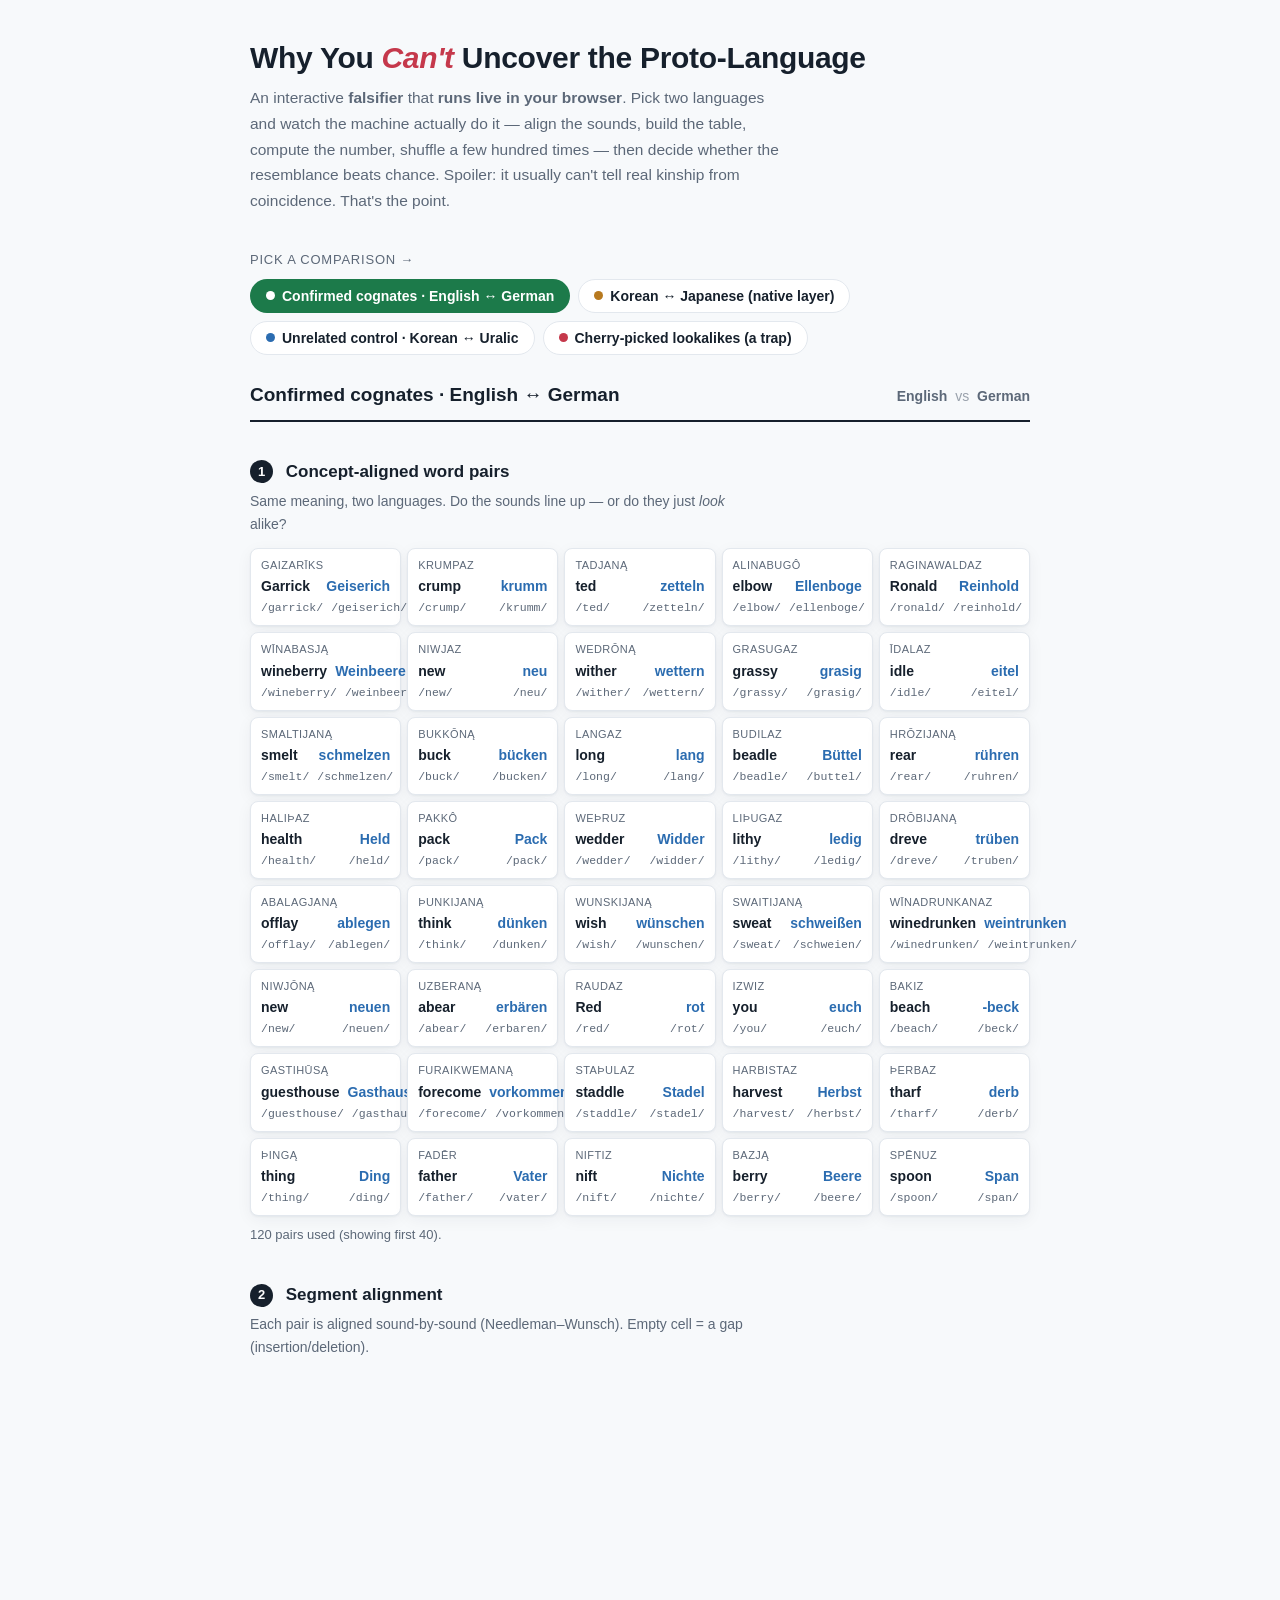
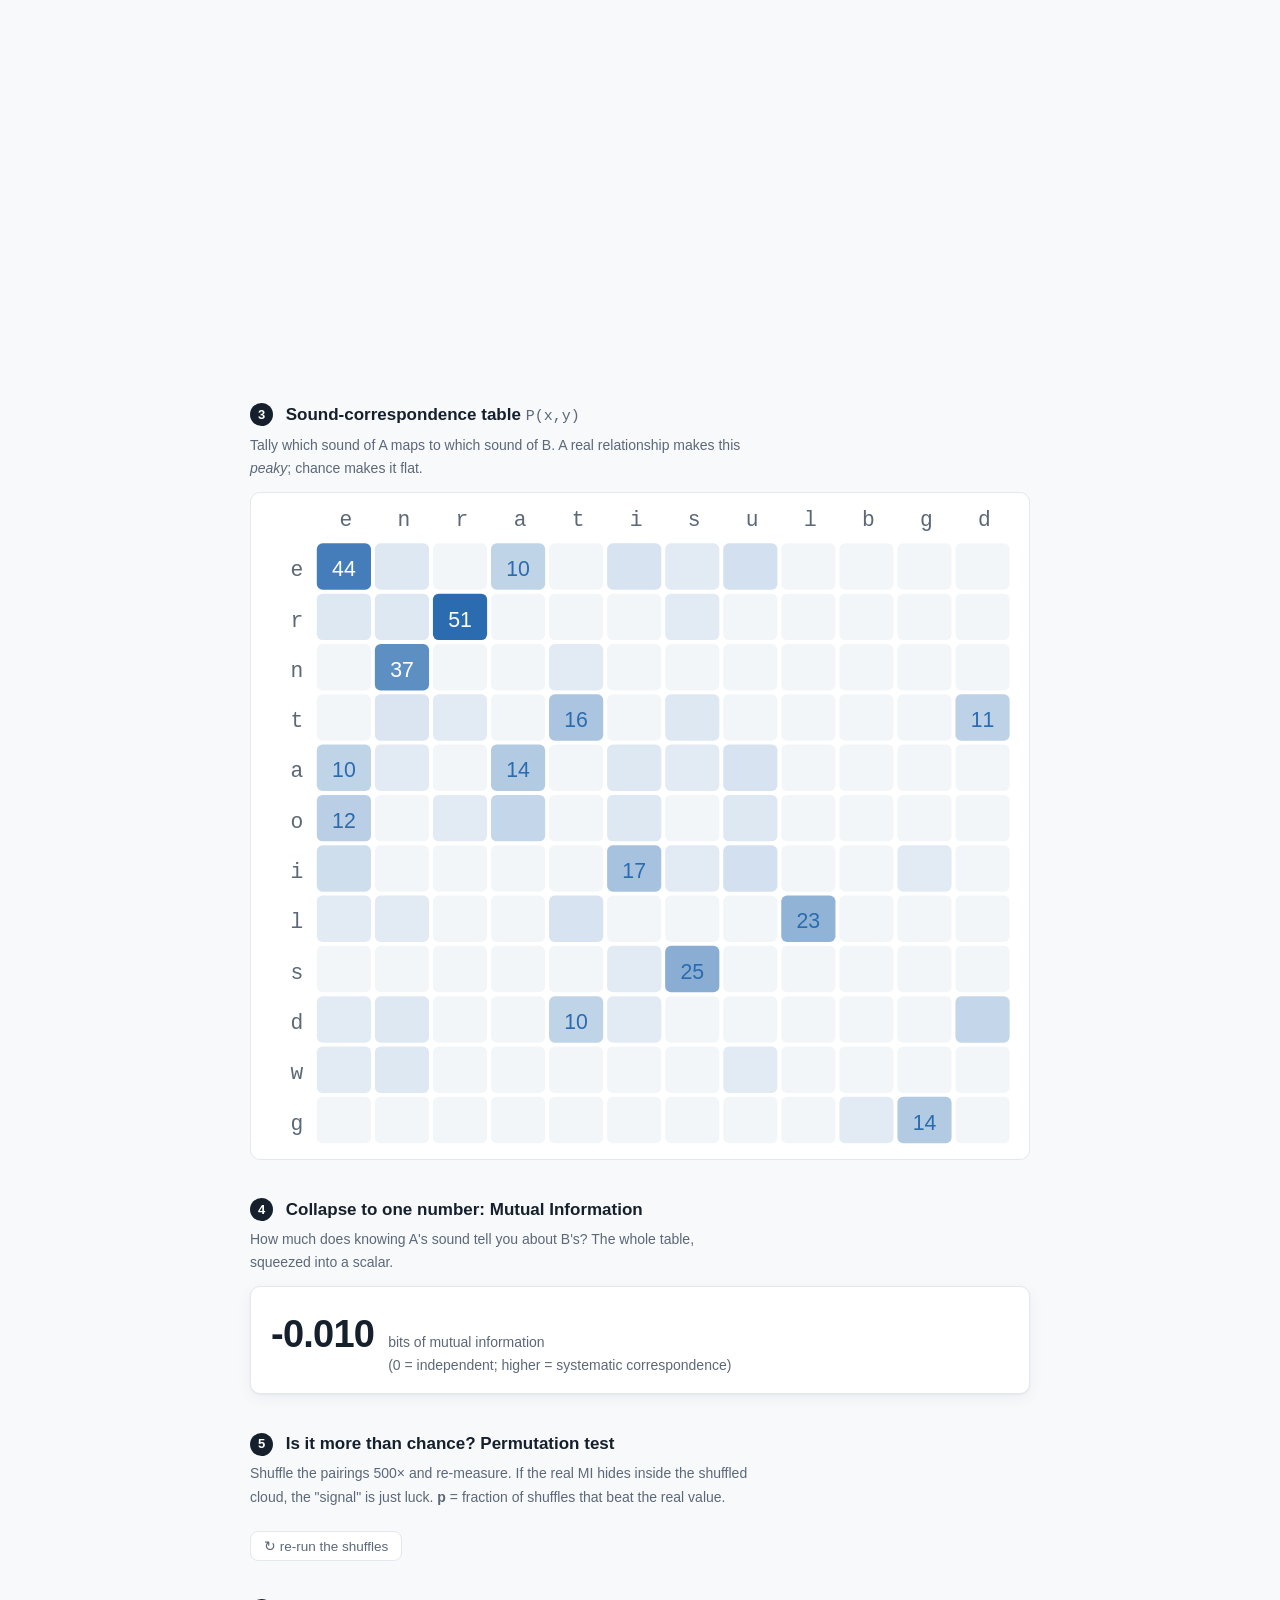
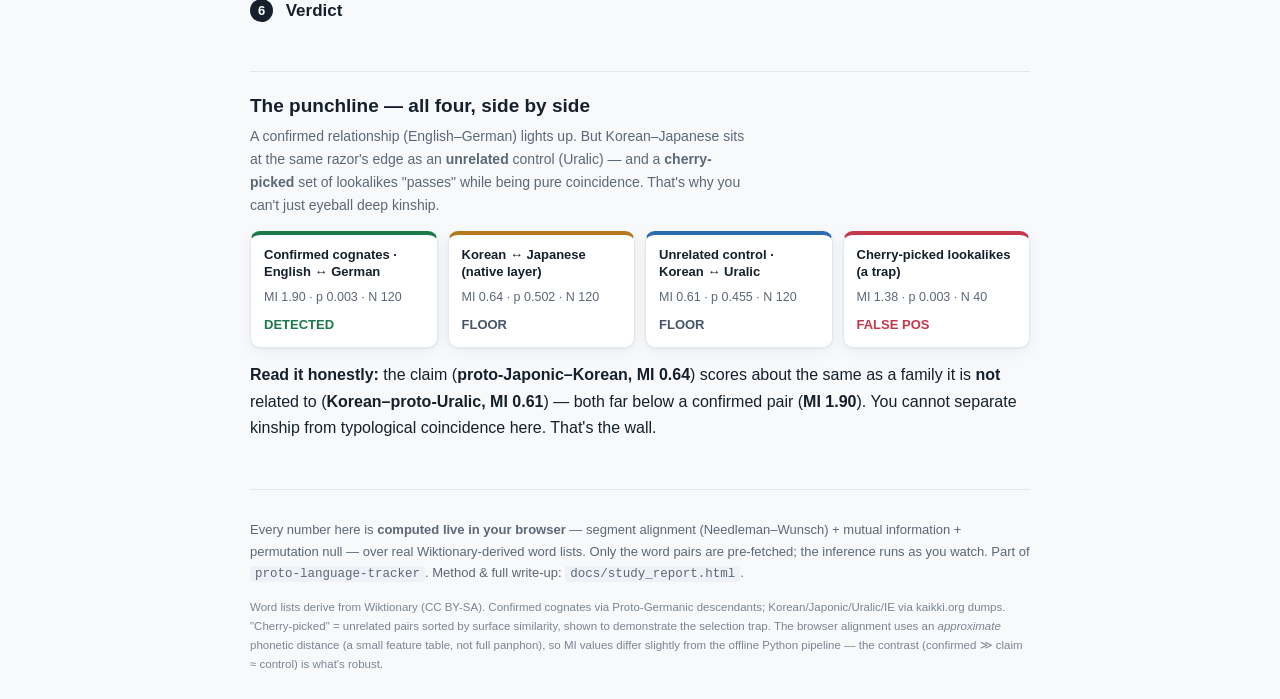
<file: web/index.html>
<!doctype html>
<html lang="en">
<head>
<meta charset="utf-8">
<meta name="viewport" content="width=device-width, initial-scale=1">
<title>Why You Can't Uncover the Proto-Language</title>
<meta name="description" content="An interactive falsifier — watch a machine try (and mostly fail) to tell deep language kinship from coincidence.">
<link rel="stylesheet" href="style.css">
</head>
<body>
<div class="wrap">

  <header>
    <h1>Why You <em>Can't</em> Uncover the Proto-Language</h1>
    <p class="tagline">An interactive <b>falsifier</b> that <b>runs live in your browser</b>. Pick two languages and watch
    the machine actually do it — align the sounds, build the table, compute the number, shuffle a few hundred times — then
    decide whether the resemblance beats chance. Spoiler: it usually can't tell real kinship from coincidence. That's the point.</p>
  </header>

  <!-- preset picker -->
  <section id="picker">
    <div class="picker-label">Pick a comparison →</div>
    <div id="preset-buttons"></div>
  </section>

  <main id="stage" hidden>

    <div class="now">
      <span id="now-label"></span>
      <span class="langs"><b id="lang-a"></b> <span class="vs">vs</span> <b id="lang-b"></b></span>
    </div>

    <!-- 1. pairs -->
    <section class="step">
      <h2><span class="n">1</span> Concept-aligned word pairs</h2>
      <p class="hint">Same meaning, two languages. Do the sounds line up — or do they just <i>look</i> alike?</p>
      <div id="pairs" class="pairs"></div>
      <p class="meta"><span id="pairs-n"></span> pairs used (showing first <span id="pairs-shown"></span>).</p>
    </section>

    <!-- 2. alignment -->
    <section class="step">
      <h2><span class="n">2</span> Segment alignment</h2>
      <p class="hint">Each pair is aligned sound-by-sound (Needleman–Wunsch). Empty cell = a gap (insertion/deletion).</p>
      <div id="align"></div>
    </section>

    <!-- 3. matrix -->
    <section class="step">
      <h2><span class="n">3</span> Sound-correspondence table <span class="formula">P(x,y)</span></h2>
      <p class="hint">Tally which sound of A maps to which sound of B. A real relationship makes this <i>peaky</i>; chance makes it flat.</p>
      <div id="matrix"></div>
    </section>

    <!-- 4. MI -->
    <section class="step">
      <h2><span class="n">4</span> Collapse to one number: Mutual Information</h2>
      <p class="hint">How much does knowing A's sound tell you about B's? The whole table, squeezed into a scalar.</p>
      <div id="mi" class="mi-box"></div>
    </section>

    <!-- 5. permutation null -->
    <section class="step">
      <h2><span class="n">5</span> Is it more than chance? Permutation test</h2>
      <p class="hint">Shuffle the pairings <span id="nperm"></span>× and re-measure. If the real MI hides inside the shuffled
      cloud, the "signal" is just luck. <b>p</b> = fraction of shuffles that beat the real value.</p>
      <div id="null"></div>
      <button id="reshuffle" class="btn-ghost">↻ re-run the shuffles</button>
    </section>

    <!-- 6. verdict -->
    <section class="step">
      <h2><span class="n">6</span> Verdict</h2>
      <div id="verdict"></div>
    </section>

  </main>

  <!-- contrast -->
  <section id="contrast">
    <h2>The punchline — all four, side by side</h2>
    <p class="hint">A confirmed relationship (English–German) lights up. But Korean–Japanese sits at the same
    razor's edge as an <b>unrelated</b> control (Uralic) — and a <b>cherry-picked</b> set of lookalikes "passes"
    while being pure coincidence. That's why you can't just eyeball deep kinship.</p>
    <div id="contrast-grid"></div>
  </section>

  <footer>
    <p>Every number here is <b>computed live in your browser</b> — segment alignment (Needleman–Wunsch) + mutual information +
    permutation null — over real Wiktionary-derived word lists. Only the word pairs are pre-fetched; the inference runs as you watch.
    Part of <code>proto-language-tracker</code>. Method &amp; full write-up: <code>docs/study_report.html</code>.</p>
    <p class="fine">Word lists derive from Wiktionary (CC BY-SA). Confirmed cognates via Proto-Germanic descendants;
    Korean/Japonic/Uralic/IE via kaikki.org dumps. "Cherry-picked" = unrelated pairs sorted by surface similarity,
    shown to demonstrate the selection trap. The browser alignment uses an <i>approximate</i> phonetic distance (a small
    feature table, not full panphon), so MI values differ slightly from the offline Python pipeline — the contrast (confirmed ≫ claim ≈ control) is what's robust.</p>
  </footer>

</div>
<script src="app.js"></script>
</body>
</html>
</file>
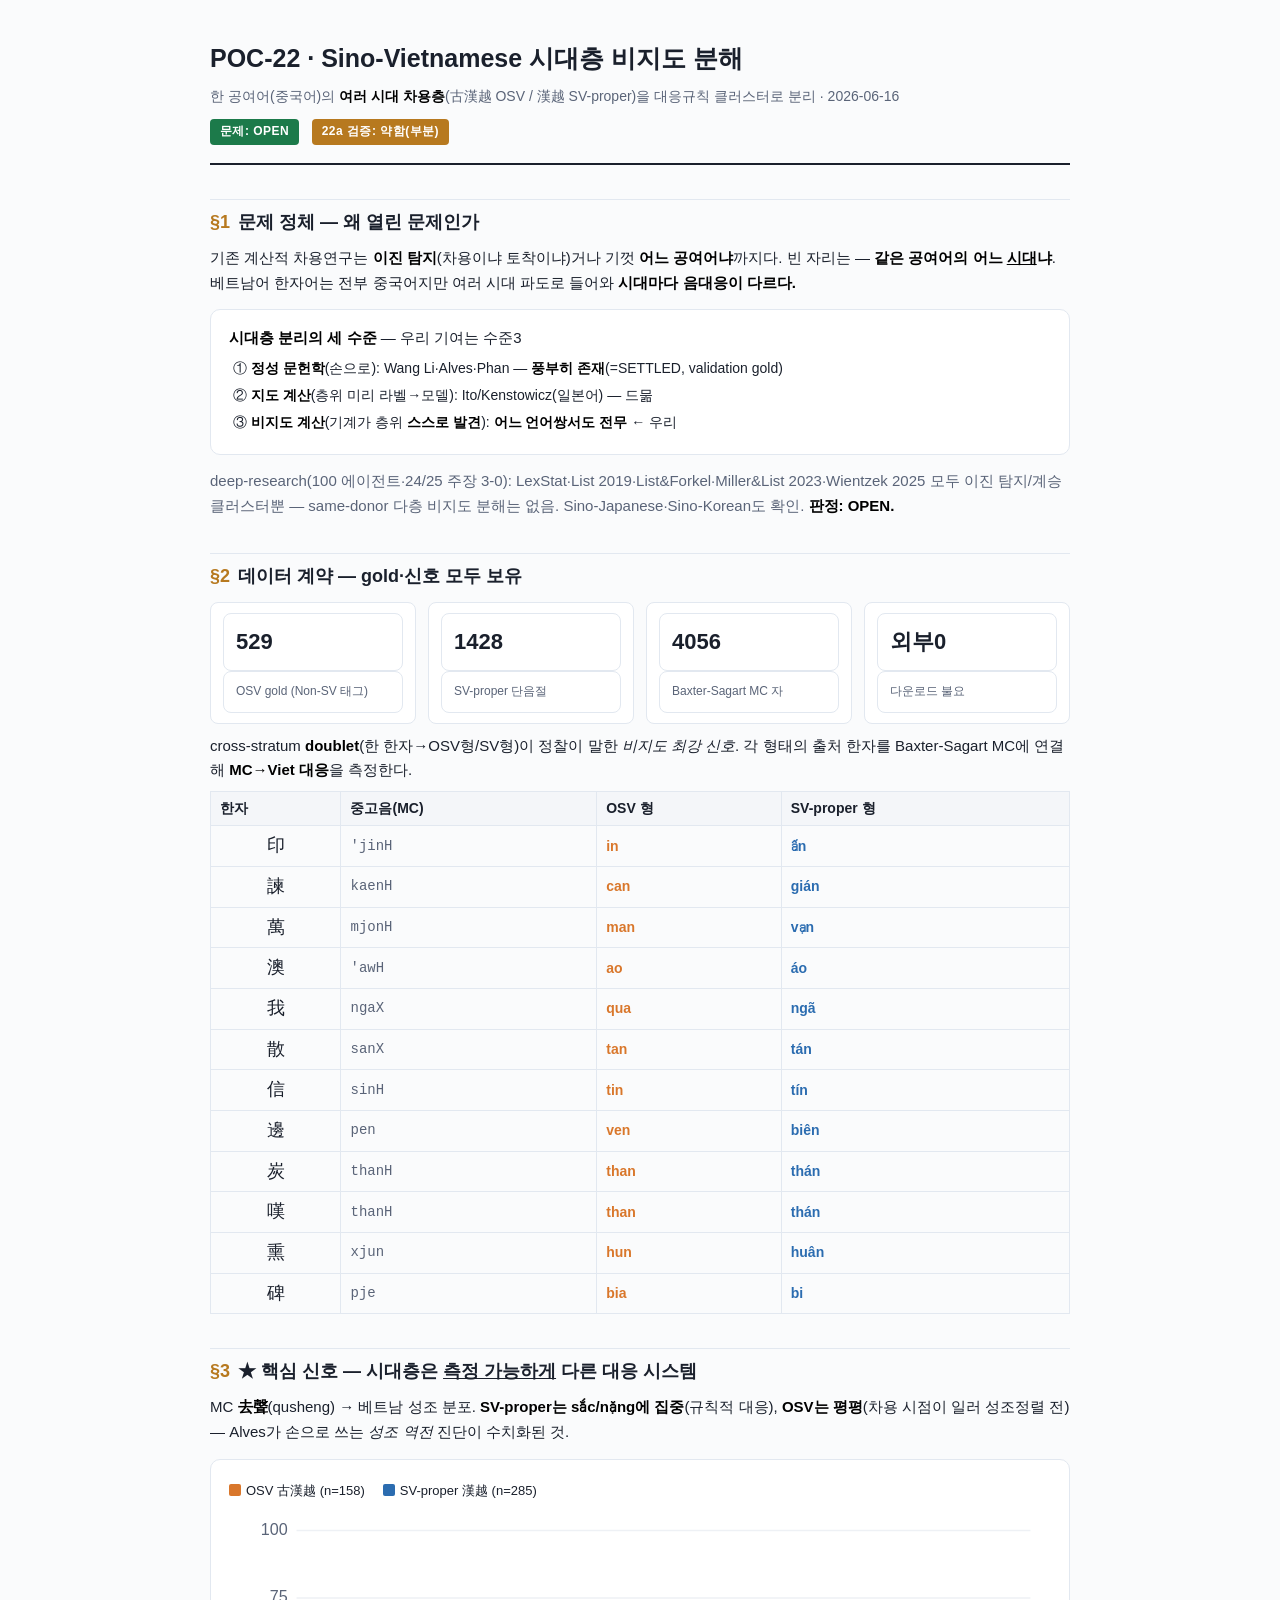
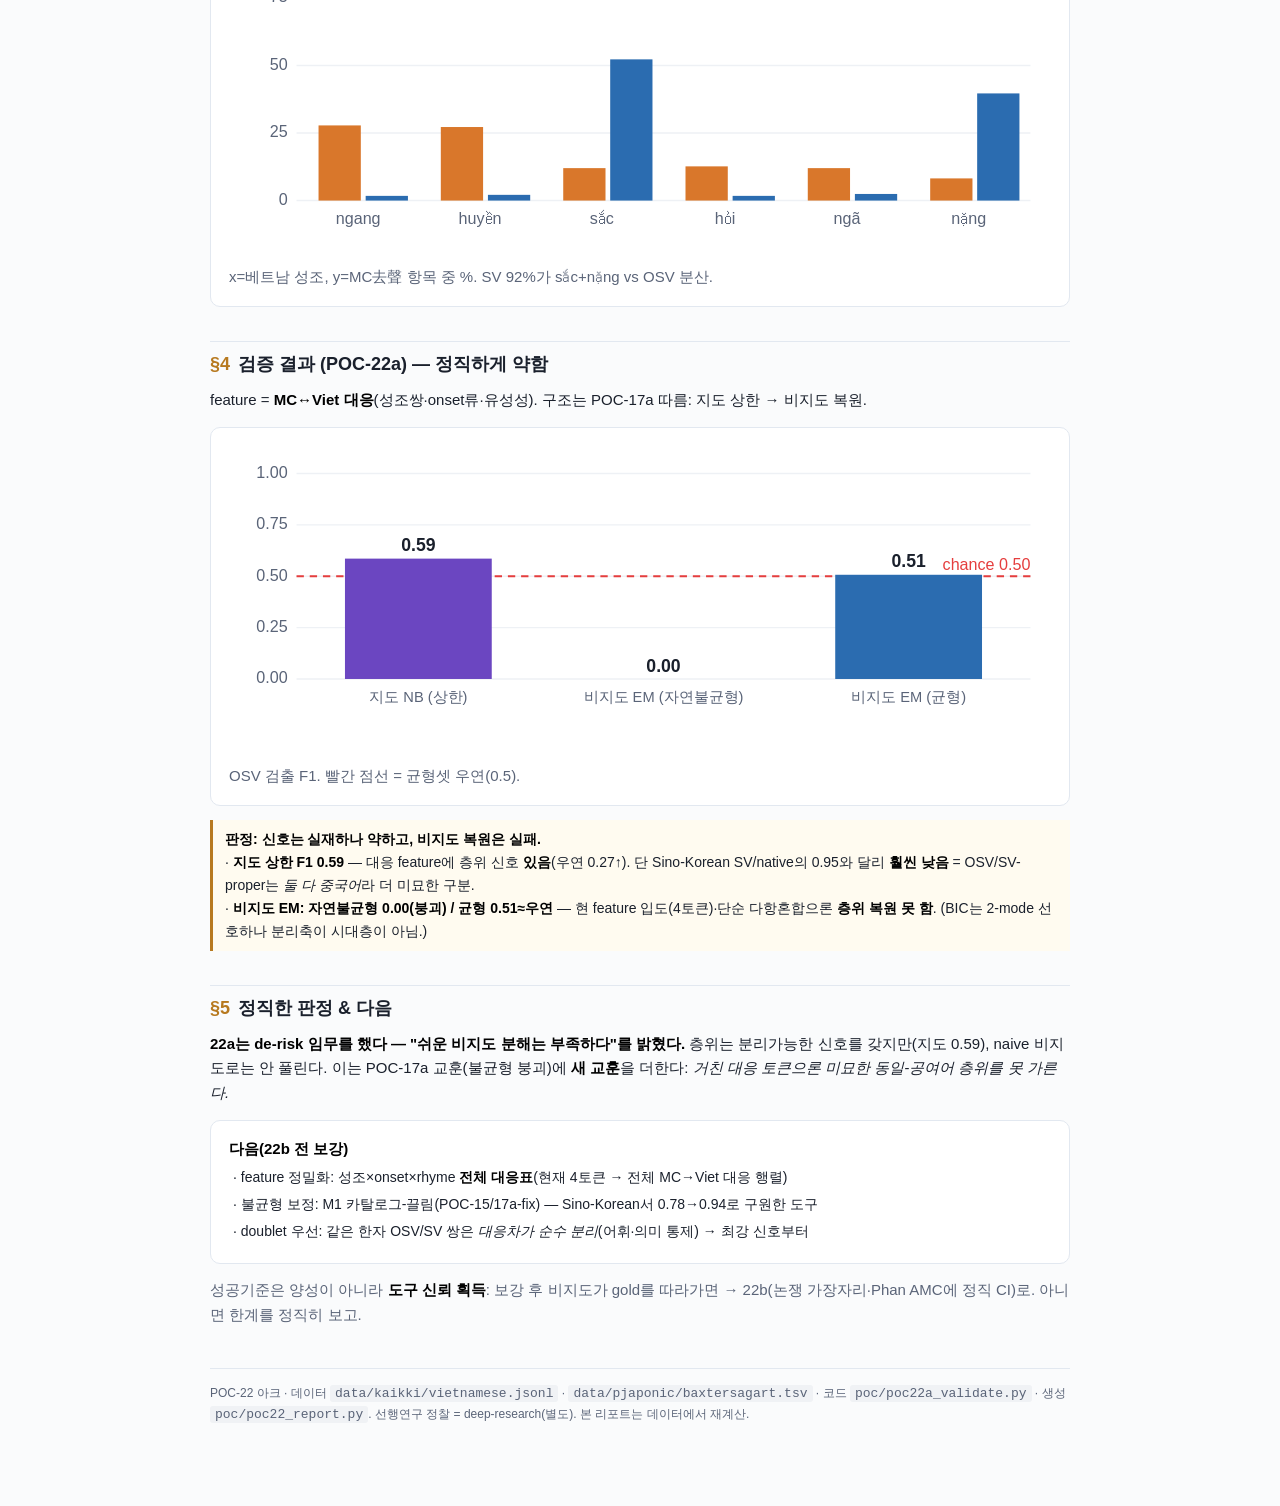
<file: docs/poc22_report.html>
<!doctype html><html lang=ko><head><meta charset=utf-8>
<title>POC-22 — Sino-Vietnamese 시대층 비지도 분해</title>
<style>
:root{--ink:#1a202c;--mut:#5a6478;--line:#e2e8f0;--bg:#fafbfc;--card:#fff}
*{box-sizing:border-box} body{font:15px/1.65 -apple-system,'Helvetica Neue',sans-serif;color:var(--ink);background:var(--bg);margin:0;padding:0 16px 80px}
.wrap{max-width:860px;margin:0 auto}
header{padding:38px 0 18px;border-bottom:2px solid var(--ink)}
h1{font-size:25px;margin:0 0 6px} .sub{color:var(--mut);font-size:14px}
.verdict{display:inline-block;background:#1c7a4a;color:#fff;font-weight:700;font-size:12px;padding:3px 10px;border-radius:4px;letter-spacing:.04em}
.verdict.weak{background:#b7791f}
h2{font-size:18px;margin:34px 0 8px;padding-top:8px;border-top:1px solid var(--line)}
h2 .n{color:#b7791f;font-weight:800;margin-right:8px}
p{margin:8px 0} .mut{color:var(--mut)} b{color:#000}
.card{background:var(--card);border:1px solid var(--line);border-radius:10px;padding:16px 18px;margin:14px 0}
.chart{width:100%;height:auto;display:block;margin:6px 0}
.grid{stroke:#eef1f5;stroke-width:1} .ytick,.xtick,.xtick2{fill:var(--mut);font-size:11px;text-anchor:middle}
.ytick{text-anchor:end} .xtick2{font-size:10px;white-space:pre} .barval{fill:var(--ink);font-size:12px;font-weight:700;text-anchor:middle}
.baseline{stroke:#e53e3e;stroke-dasharray:5 4;stroke-width:1.5} .baselbl{fill:#e53e3e;font-size:11px}
.legend{display:flex;gap:18px;font-size:13px;margin:4px 0 0} .legend i{display:inline-block;width:12px;height:12px;border-radius:2px;margin-right:5px;vertical-align:-1px}
table{border-collapse:collapse;width:100%;font-size:14px;margin:6px 0}
td,th{border:1px solid var(--line);padding:5px 9px;text-align:left} th{background:#f4f6f9;font-weight:600}
.han{font-size:18px;text-align:center} .mc{font-family:ui-monospace,monospace;color:var(--mut)}
.osvf{color:#d9772b;font-weight:700} .svf{color:#2b6cb0;font-weight:700}
.kpi{display:flex;gap:12px;flex-wrap:wrap;margin:10px 0}
.kpi div{flex:1;min-width:120px;background:var(--card);border:1px solid var(--line);border-radius:8px;padding:10px 12px}
.kpi .v{font-size:22px;font-weight:800} .kpi .l{font-size:12px;color:var(--mut)}
.flag{border-left:3px solid #b7791f;background:#fffbf0;padding:8px 12px;margin:10px 0;font-size:14px}
.lvl{font-size:14px;margin:4px 0;padding-left:4px} code{background:#f0f2f5;padding:1px 5px;border-radius:3px;font-size:13px}
footer{margin-top:40px;padding-top:14px;border-top:1px solid var(--line);color:var(--mut);font-size:12px}
</style></head><body><div class=wrap>

<header>
<h1>POC-22 · Sino-Vietnamese 시대층 비지도 분해</h1>
<div class=sub>한 공여어(중국어)의 <b>여러 시대 차용층</b>(古漢越 OSV / 漢越 SV-proper)을 대응규칙 클러스터로 분리 · 2026-06-16</div>
<div style="margin-top:10px"><span class=verdict>문제: OPEN</span> &nbsp; <span class="verdict weak">22a 검증: 약함(부분)</span></div>
</header>

<h2><span class=n>§1</span>문제 정체 — 왜 열린 문제인가</h2>
<p>기존 계산적 차용연구는 <b>이진 탐지</b>(차용이냐 토착이냐)거나 기껏 <b>어느 공여어냐</b>까지다. 빈 자리는 —
<b>같은 공여어의 어느 <u>시대</u>냐</b>. 베트남어 한자어는 전부 중국어지만 여러 시대 파도로 들어와 <b>시대마다 음대응이 다르다.</b></p>
<div class=card>
<p style="margin:0 0 6px"><b>시대층 분리의 세 수준</b> — 우리 기여는 수준3</p>
<div class=lvl>① <b>정성 문헌학</b>(손으로): Wang Li·Alves·Phan — <b>풍부히 존재</b>(=SETTLED, validation gold)</div>
<div class=lvl>② <b>지도 계산</b>(층위 미리 라벨→모델): Ito/Kenstowicz(일본어) — 드묾</div>
<div class=lvl>③ <b>비지도 계산</b>(기계가 층위 <b>스스로 발견</b>): <b>어느 언어쌍서도 전무</b> ← 우리</div>
</div>
<p class=mut>deep-research(100 에이전트·24/25 주장 3-0): LexStat·List 2019·List&amp;Forkel·Miller&amp;List 2023·Wientzek 2025 모두
이진 탐지/계승 클러스터뿐 — same-donor 다층 비지도 분해는 없음. Sino-Japanese·Sino-Korean도 확인. <b>판정: OPEN.</b></p>

<h2><span class=n>§2</span>데이터 계약 — gold·신호 모두 보유</h2>
<div class=kpi>
<div><div class=v>529</div><div class=l>OSV gold (Non-SV 태그)</div></div>
<div><div class=v>1428</div><div class=l>SV-proper 단음절</div></div>
<div><div class=v>4056</div><div class=l>Baxter-Sagart MC 자</div></div>
<div><div class=v>외부0</div><div class=l>다운로드 불요</div></div>
</div>
<p>cross-stratum <b>doublet</b>(한 한자→OSV형/SV형)이 정찰이 말한 <i>비지도 최강 신호</i>. 각 형태의 출처 한자를 Baxter-Sagart MC에 연결해 <b>MC→Viet 대응</b>을 측정한다.</p>
<table><tr><th>한자</th><th>중고음(MC)</th><th>OSV 형</th><th>SV-proper 형</th></tr><tr><td class=han>印</td><td class=mc>&#x27;jinH</td><td class=osvf>in</td><td class=svf>ấn</td></tr><tr><td class=han>諫</td><td class=mc>kaenH</td><td class=osvf>can</td><td class=svf>gián</td></tr><tr><td class=han>萬</td><td class=mc>mjonH</td><td class=osvf>man</td><td class=svf>vạn</td></tr><tr><td class=han>澳</td><td class=mc>&#x27;awH</td><td class=osvf>ao</td><td class=svf>áo</td></tr><tr><td class=han>我</td><td class=mc>ngaX</td><td class=osvf>qua</td><td class=svf>ngã</td></tr><tr><td class=han>散</td><td class=mc>sanX</td><td class=osvf>tan</td><td class=svf>tán</td></tr><tr><td class=han>信</td><td class=mc>sinH</td><td class=osvf>tin</td><td class=svf>tín</td></tr><tr><td class=han>邊</td><td class=mc>pen</td><td class=osvf>ven</td><td class=svf>biên</td></tr><tr><td class=han>炭</td><td class=mc>thanH</td><td class=osvf>than</td><td class=svf>thán</td></tr><tr><td class=han>嘆</td><td class=mc>thanH</td><td class=osvf>than</td><td class=svf>thán</td></tr><tr><td class=han>熏</td><td class=mc>xjun</td><td class=osvf>hun</td><td class=svf>huân</td></tr><tr><td class=han>碑</td><td class=mc>pje</td><td class=osvf>bia</td><td class=svf>bi</td></tr></table>

<h2><span class=n>§3</span>★ 핵심 신호 — 시대층은 <u>측정 가능하게</u> 다른 대응 시스템</h2>
<p>MC <b>去聲</b>(qusheng) → 베트남 성조 분포. <b>SV-proper는 sắc/nặng에 집중</b>(규칙적 대응), <b>OSV는 평평</b>(차용 시점이 일러 성조정렬 전) — Alves가 손으로 쓰는 <i>성조 역전</i> 진단이 수치화된 것.</p>
<div class=card>
<div class=legend><span><i style="background:#d9772b"></i>OSV 古漢越 (n=158)</span><span><i style="background:#2b6cb0"></i>SV-proper 漢越 (n=285)</span></div>
<svg viewBox="0 0 560 240" class="chart"><line x1="46" y1="200" x2="546" y2="200" class="grid"/><text x="40" y="203" class="ytick">0</text><line x1="46" y1="154" x2="546" y2="154" class="grid"/><text x="40" y="157" class="ytick">25</text><line x1="46" y1="108" x2="546" y2="108" class="grid"/><text x="40" y="111" class="ytick">50</text><line x1="46" y1="62" x2="546" y2="62" class="grid"/><text x="40" y="65" class="ytick">75</text><line x1="46" y1="16" x2="546" y2="16" class="grid"/><text x="40" y="19" class="ytick">100</text><rect x="61.0" y="148.8" width="28.8" height="51.2" fill="#d9772b"><title>OSV (古漢越) ngang: 28%</title></rect><rect x="93.1" y="196.8" width="28.8" height="3.2" fill="#2b6cb0"><title>SV-proper (漢越) ngang: 2%</title></rect><text x="88" y="216" class="xtick">ngang</text><rect x="144.3" y="149.9" width="28.8" height="50.1" fill="#d9772b"><title>OSV (古漢越) huyền: 27%</title></rect><rect x="176.4" y="196.1" width="28.8" height="3.9" fill="#2b6cb0"><title>SV-proper (漢越) huyền: 2%</title></rect><text x="171" y="216" class="xtick">huyền</text><rect x="227.7" y="177.9" width="28.8" height="22.1" fill="#d9772b"><title>OSV (古漢越) sắc: 12%</title></rect><rect x="259.7" y="103.8" width="28.8" height="96.2" fill="#2b6cb0"><title>SV-proper (漢越) sắc: 52%</title></rect><text x="254" y="216" class="xtick">sắc</text><rect x="311.0" y="176.7" width="28.8" height="23.3" fill="#d9772b"><title>OSV (古漢越) hỏi: 13%</title></rect><rect x="343.1" y="196.8" width="28.8" height="3.2" fill="#2b6cb0"><title>SV-proper (漢越) hỏi: 2%</title></rect><text x="338" y="216" class="xtick">hỏi</text><rect x="394.3" y="177.9" width="28.8" height="22.1" fill="#d9772b"><title>OSV (古漢越) ngã: 12%</title></rect><rect x="426.4" y="195.5" width="28.8" height="4.5" fill="#2b6cb0"><title>SV-proper (漢越) ngã: 2%</title></rect><text x="421" y="216" class="xtick">ngã</text><rect x="477.7" y="184.9" width="28.8" height="15.1" fill="#d9772b"><title>OSV (古漢越) nặng: 8%</title></rect><rect x="509.7" y="127.0" width="28.8" height="73.0" fill="#2b6cb0"><title>SV-proper (漢越) nặng: 40%</title></rect><text x="504" y="216" class="xtick">nặng</text></svg>
<p class=mut style="margin:2px 0 0">x=베트남 성조, y=MC去聲 항목 중 %. SV 92%가 sắc+nặng vs OSV 분산.</p>
</div>

<h2><span class=n>§4</span>검증 결과 (POC-22a) — 정직하게 약함</h2>
<p>feature = <b>MC↔Viet 대응</b>(성조쌍·onset류·유성성). 구조는 POC-17a 따름: 지도 상한 → 비지도 복원.</p>
<div class=card><svg viewBox="0 0 560 210" class="chart"><line x1="46" y1="156" x2="546" y2="156" class="grid"/><text x="40" y="159" class="ytick">0.00</text><line x1="46" y1="121" x2="546" y2="121" class="grid"/><text x="40" y="124" class="ytick">0.25</text><line x1="46" y1="86" x2="546" y2="86" class="grid"/><text x="40" y="89" class="ytick">0.50</text><line x1="46" y1="51" x2="546" y2="51" class="grid"/><text x="40" y="54" class="ytick">0.75</text><line x1="46" y1="16" x2="546" y2="16" class="grid"/><text x="40" y="19" class="ytick">1.00</text><line x1="46" y1="86" x2="546" y2="86" class="baseline"/><text x="546" y="82" class="baselbl" text-anchor="end">chance 0.50</text><rect x="79" y="74" width="100" height="82" fill="#6b46c1"/><text x="129" y="69" class="barval">0.59</text><text x="129" y="172" class="xtick2">지도 NB
(상한)</text><rect x="246" y="156" width="100" height="0" fill="#d9772b"/><text x="296" y="151" class="barval">0.00</text><text x="296" y="172" class="xtick2">비지도 EM
(자연불균형)</text><rect x="413" y="85" width="100" height="71" fill="#2b6cb0"/><text x="463" y="80" class="barval">0.51</text><text x="463" y="172" class="xtick2">비지도 EM
(균형)</text></svg>
<p class=mut style="margin:2px 0 0">OSV 검출 F1. 빨간 점선 = 균형셋 우연(0.5).</p></div>
<div class=flag>
<b>판정: 신호는 실재하나 약하고, 비지도 복원은 실패.</b><br>
· <b>지도 상한 F1 0.59</b> — 대응 feature에 층위 신호 <b>있음</b>(우연 0.27↑). 단 Sino-Korean SV/native의 0.95와 달리 <b>훨씬 낮음</b> = OSV/SV-proper는 <i>둘 다 중국어</i>라 더 미묘한 구분.<br>
· <b>비지도 EM: 자연불균형 0.00(붕괴) / 균형 0.51≈우연</b> — 현 feature 입도(4토큰)·단순 다항혼합으론 <b>층위 복원 못 함</b>. (BIC는 2-mode 선호하나 분리축이 시대층이 아님.)
</div>

<h2><span class=n>§5</span>정직한 판정 &amp; 다음</h2>
<p><b>22a는 de-risk 임무를 했다 — "쉬운 비지도 분해는 부족하다"를 밝혔다.</b> 층위는 분리가능한 신호를 갖지만(지도 0.59), naive 비지도로는 안 풀린다. 이는 POC-17a 교훈(불균형 붕괴)에 <b>새 교훈</b>을 더한다: <i>거친 대응 토큰으론 미묘한 동일-공여어 층위를 못 가른다.</i></p>
<div class=card>
<p style="margin:0 0 4px"><b>다음(22b 전 보강)</b></p>
<div class=lvl>· feature 정밀화: 성조×onset×rhyme <b>전체 대응표</b>(현재 4토큰 → 전체 MC→Viet 대응 행렬)</div>
<div class=lvl>· 불균형 보정: M1 카탈로그-끌림(POC-15/17a-fix) — Sino-Korean서 0.78→0.94로 구원한 도구</div>
<div class=lvl>· doublet 우선: 같은 한자 OSV/SV 쌍은 <i>대응차가 순수 분리</i>(어휘·의미 통제) → 최강 신호부터</div>
</div>
<p class=mut>성공기준은 양성이 아니라 <b>도구 신뢰 획득</b>: 보강 후 비지도가 gold를 따라가면 → 22b(논쟁 가장자리·Phan AMC에 정직 CI)로. 아니면 한계를 정직히 보고.</p>

<footer>
POC-22 아크 · 데이터 <code>data/kaikki/vietnamese.jsonl</code> · <code>data/pjaponic/baxtersagart.tsv</code> ·
코드 <code>poc/poc22a_validate.py</code> · 생성 <code>poc/poc22_report.py</code>.
선행연구 정찰 = deep-research(별도). 본 리포트는 데이터에서 재계산.
</footer>
</div></body></html>
</file>
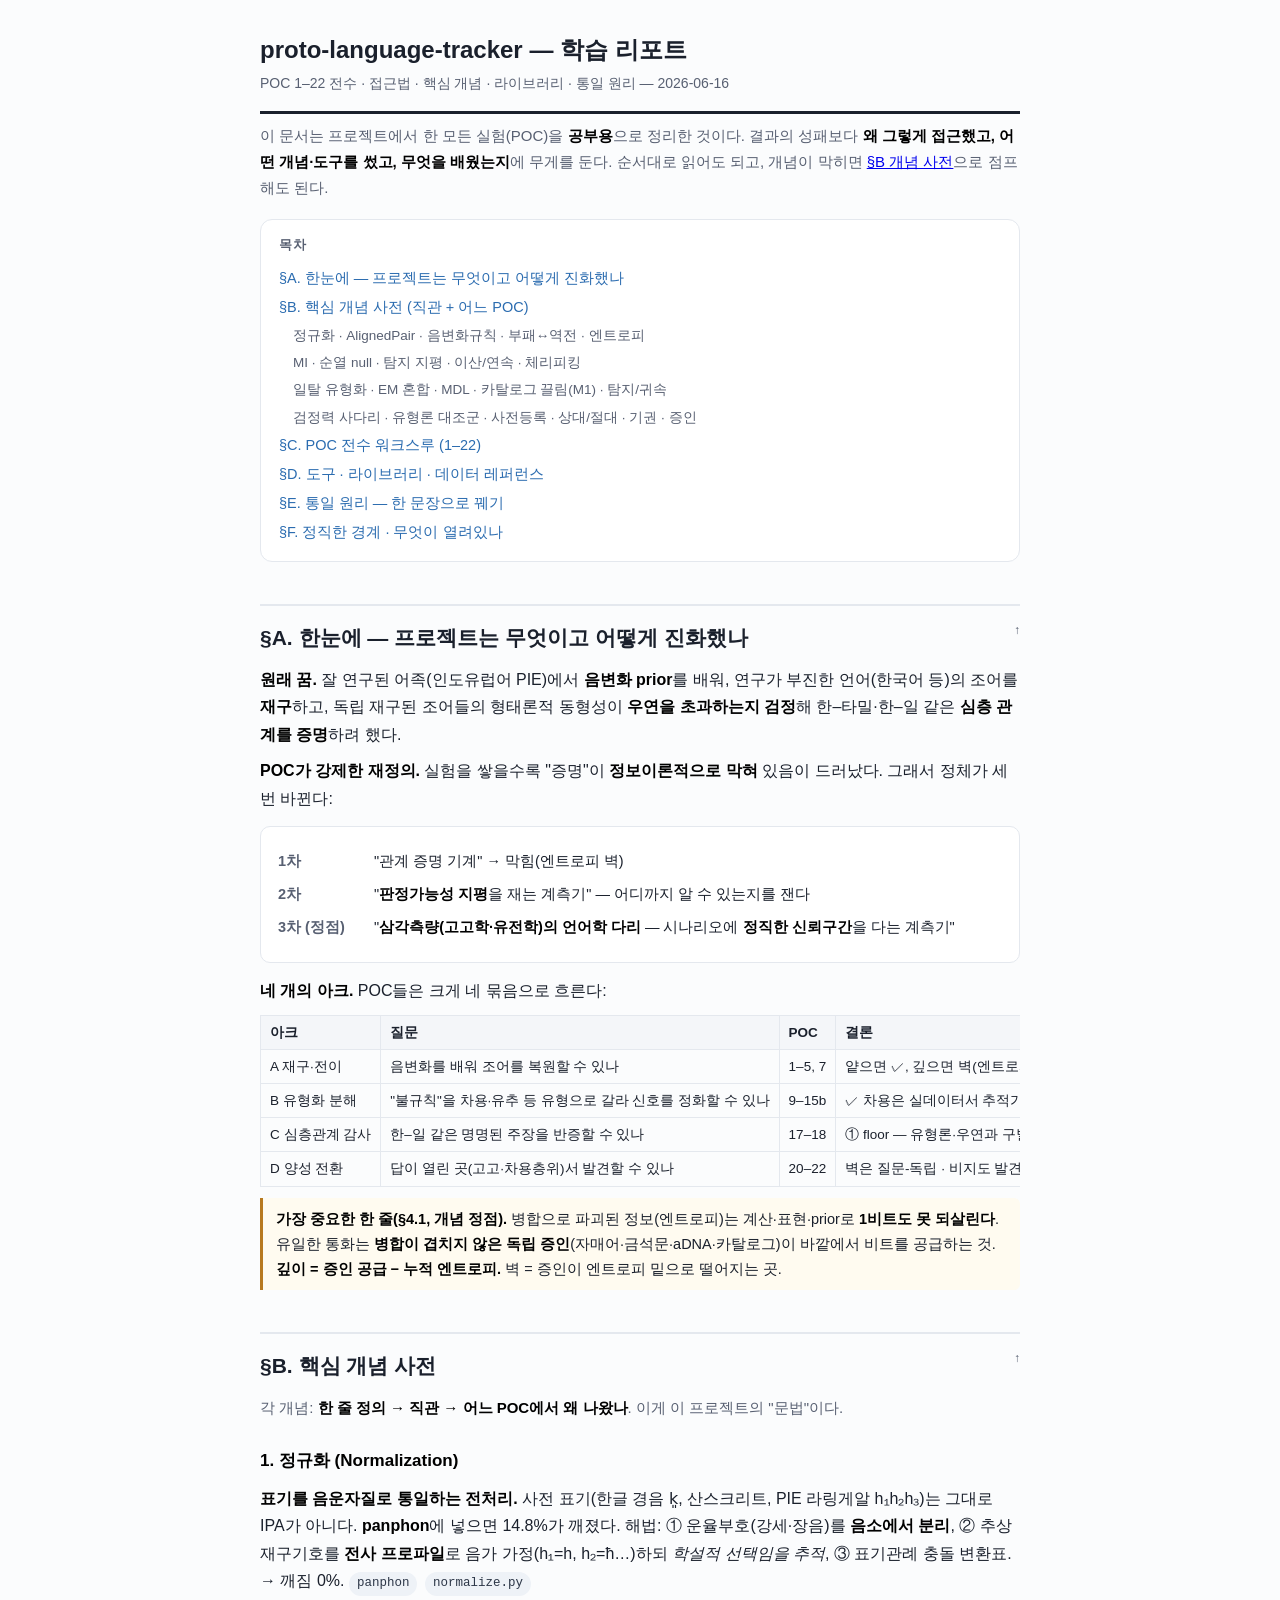
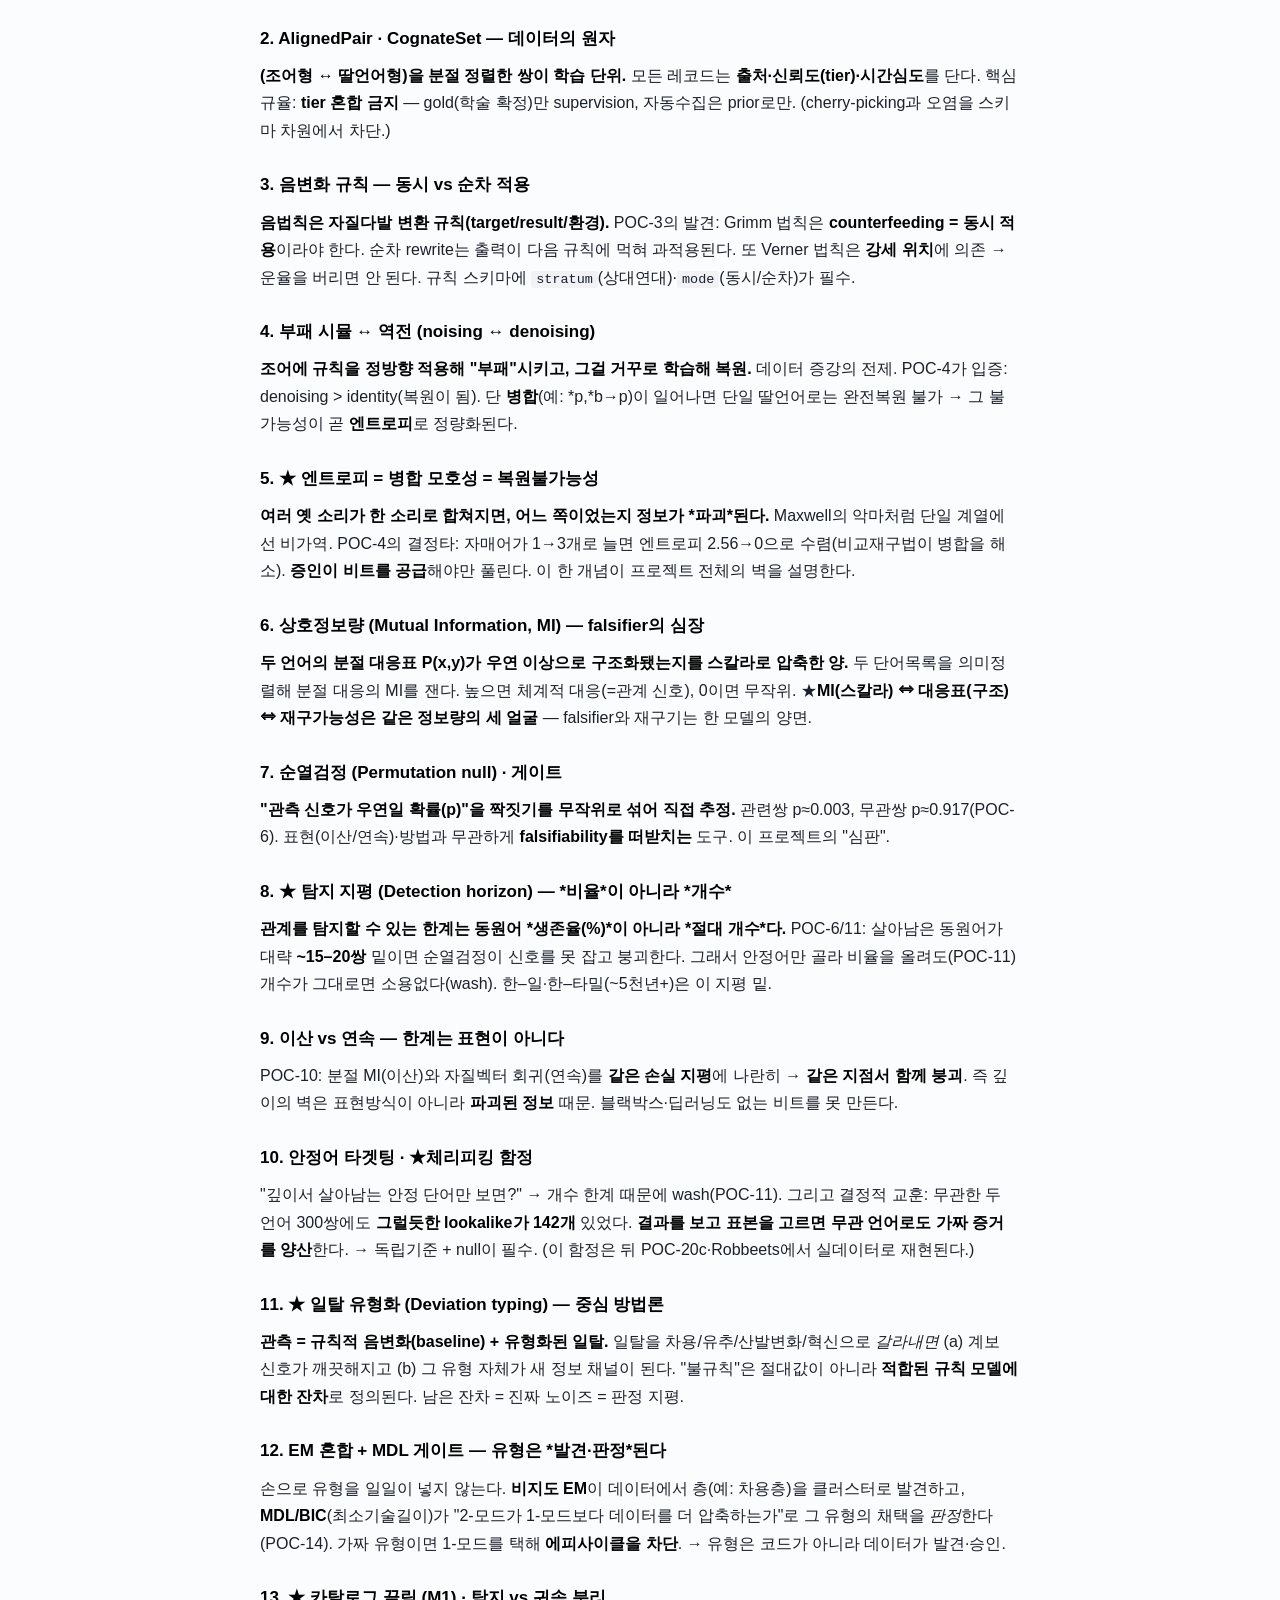
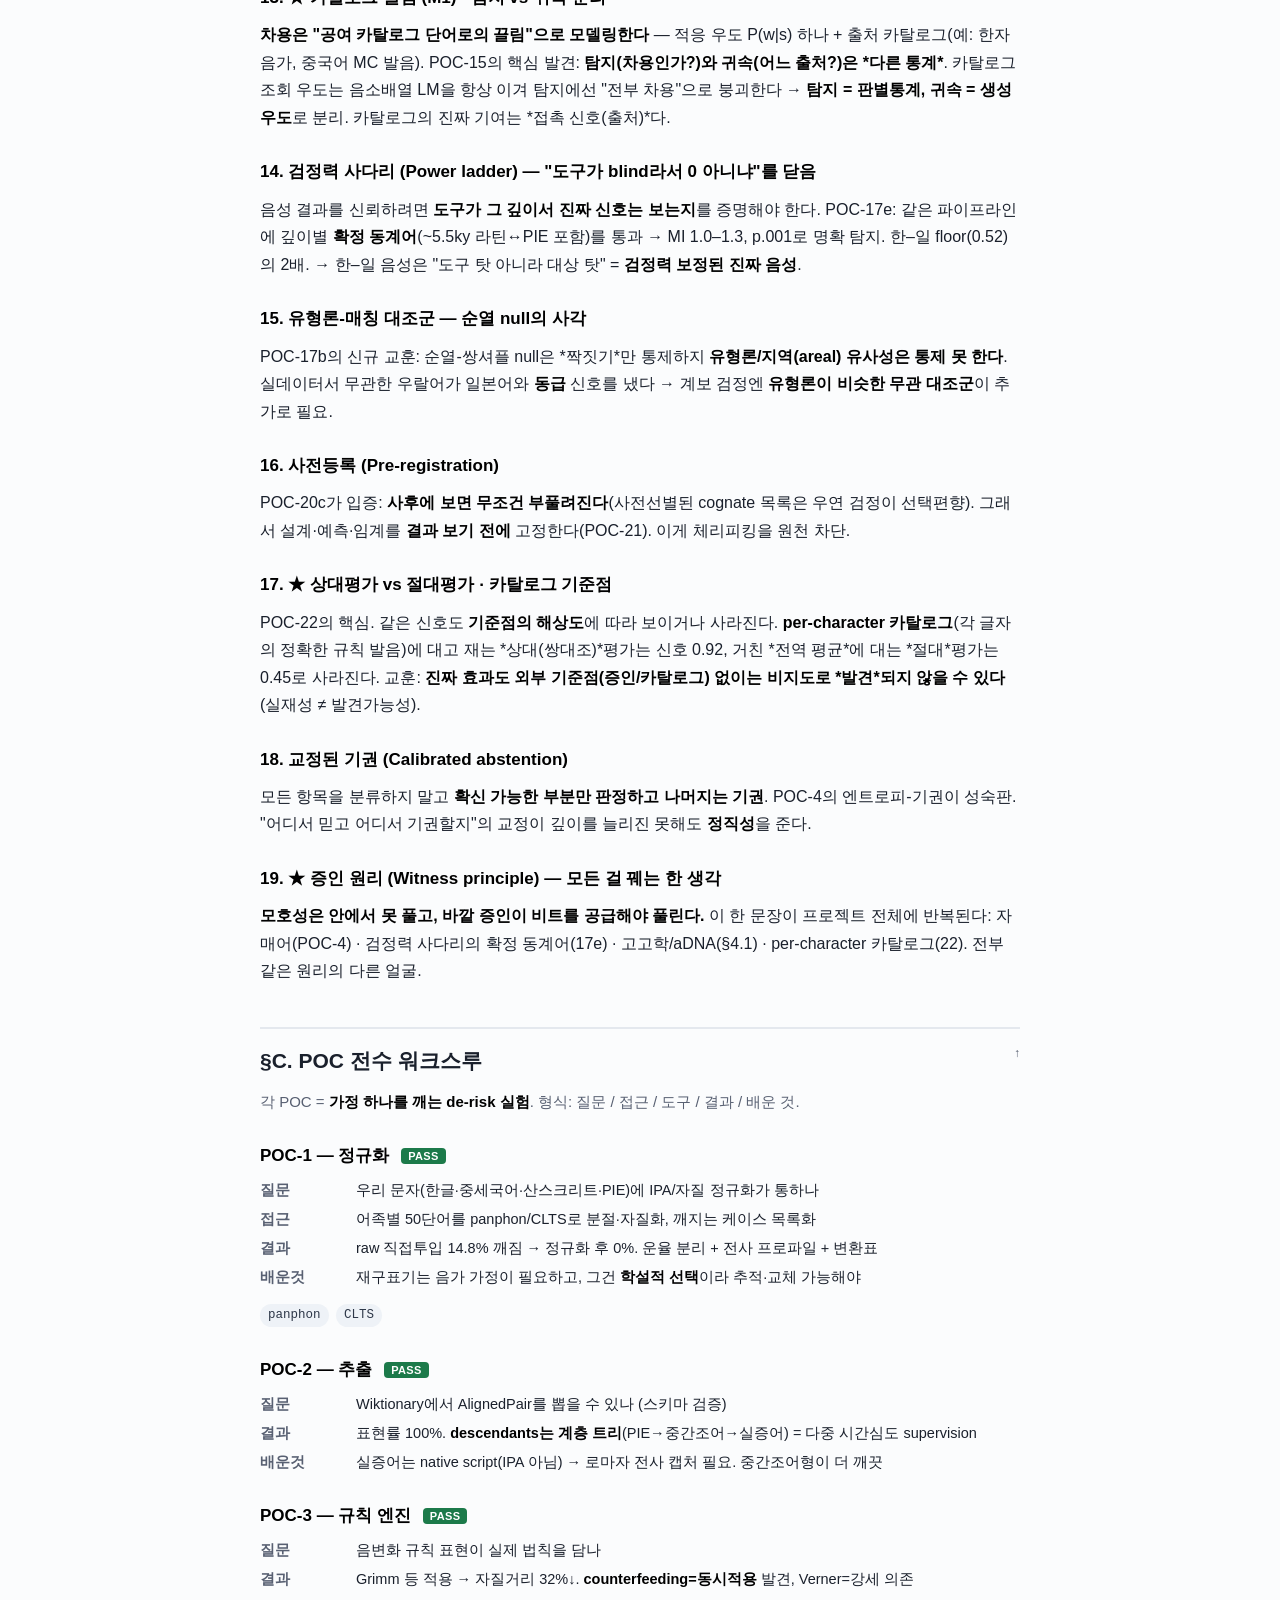
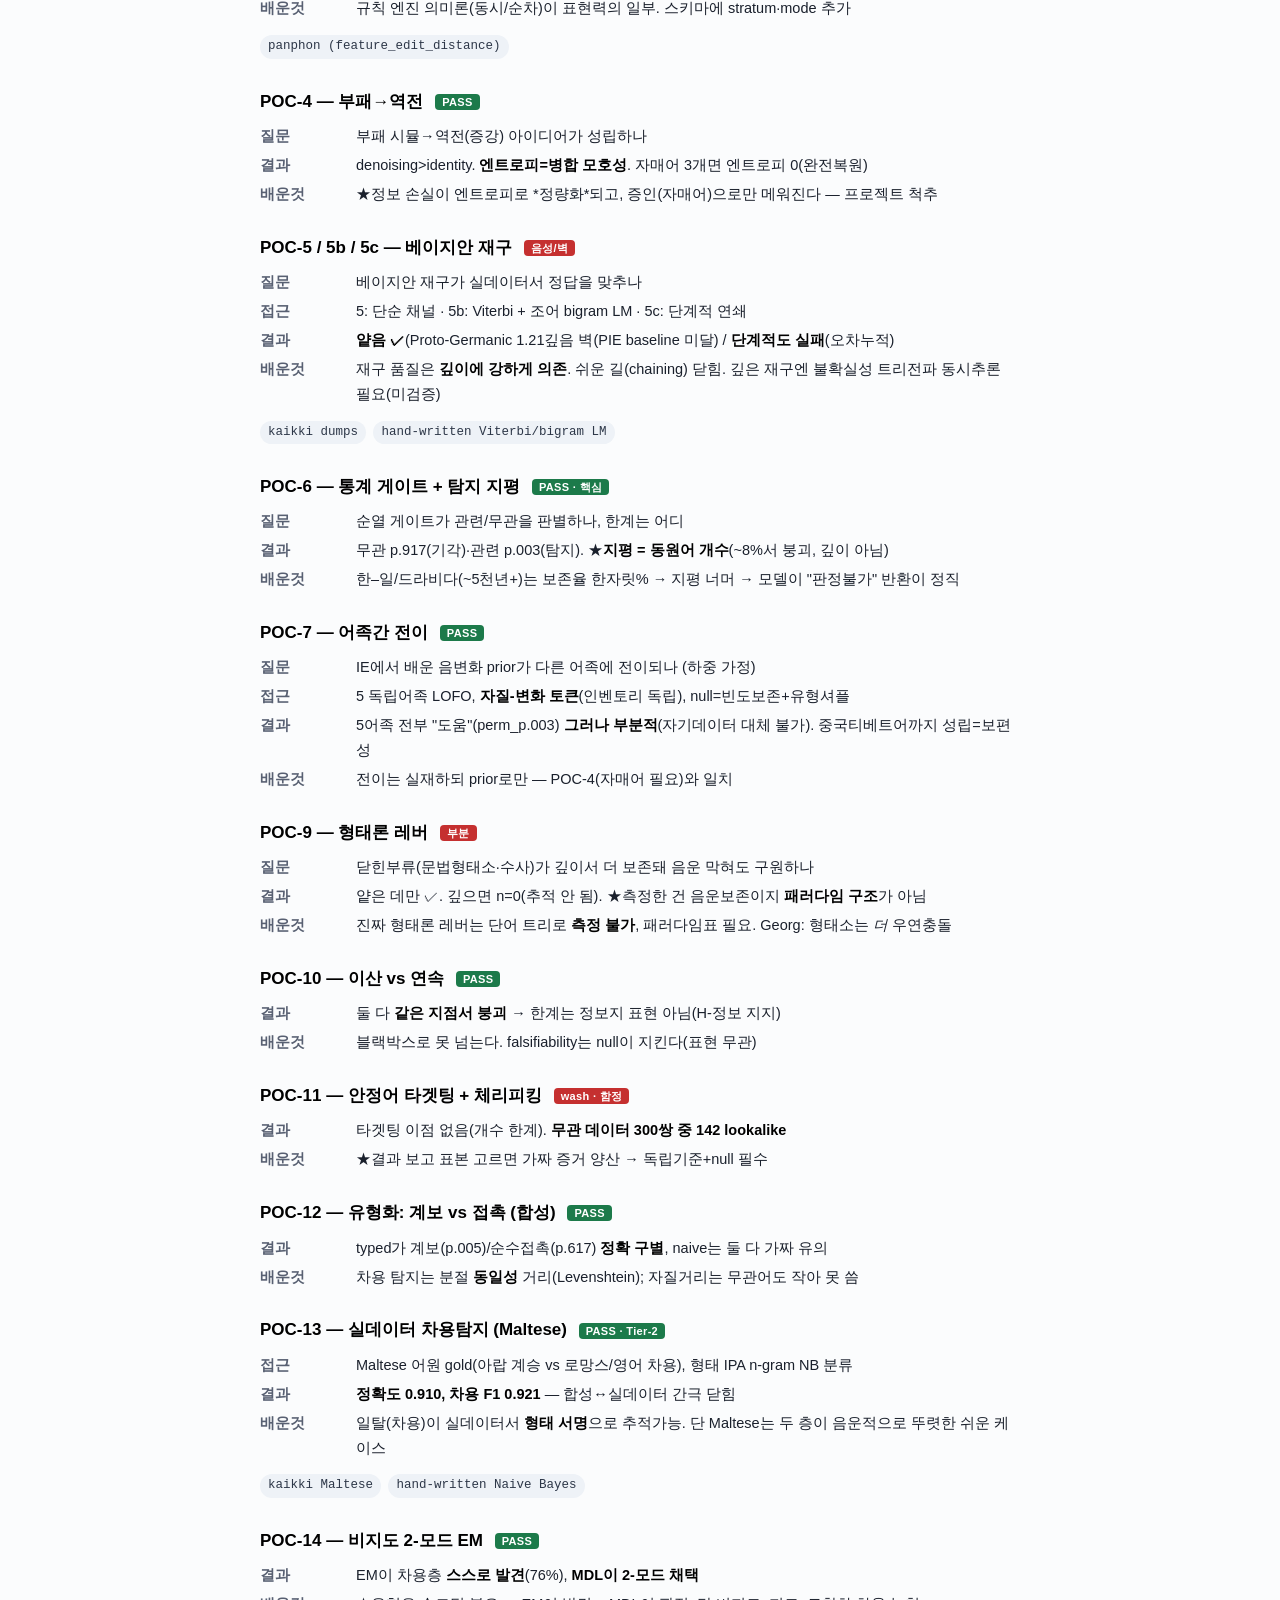
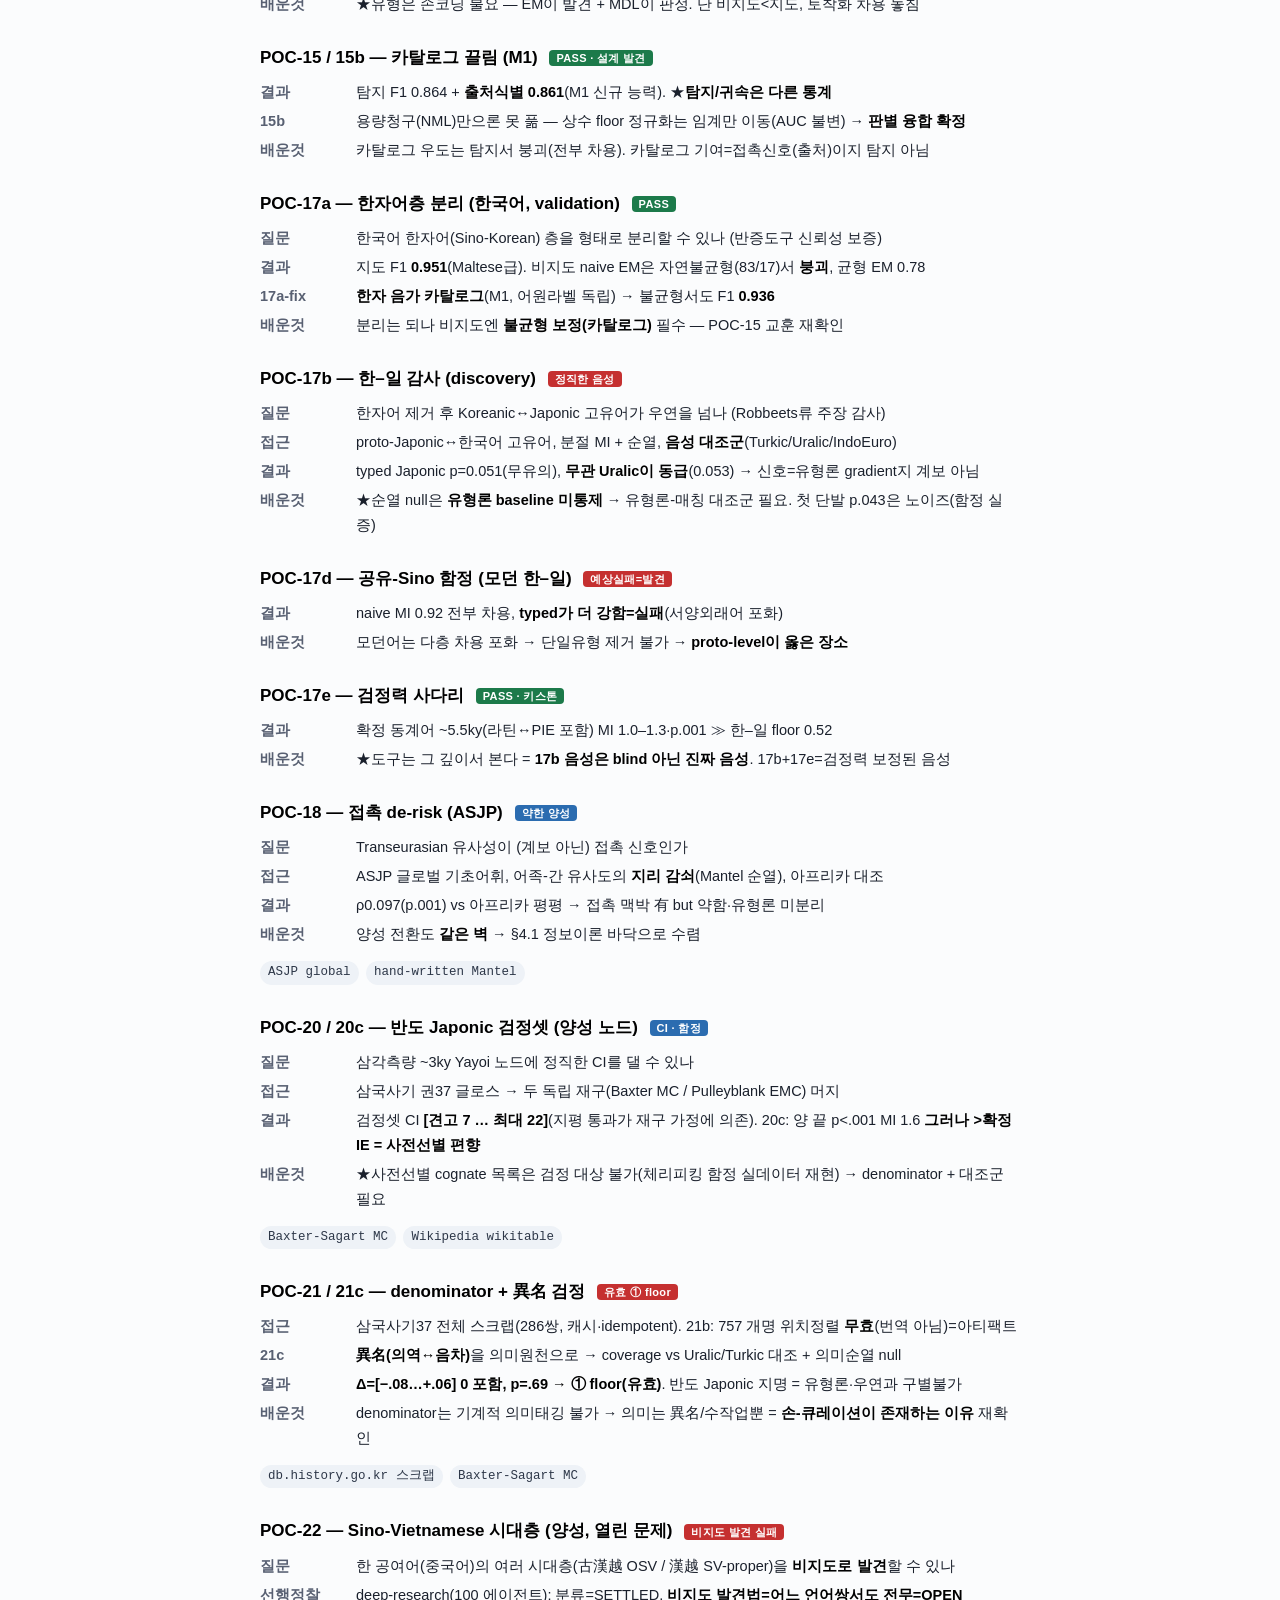
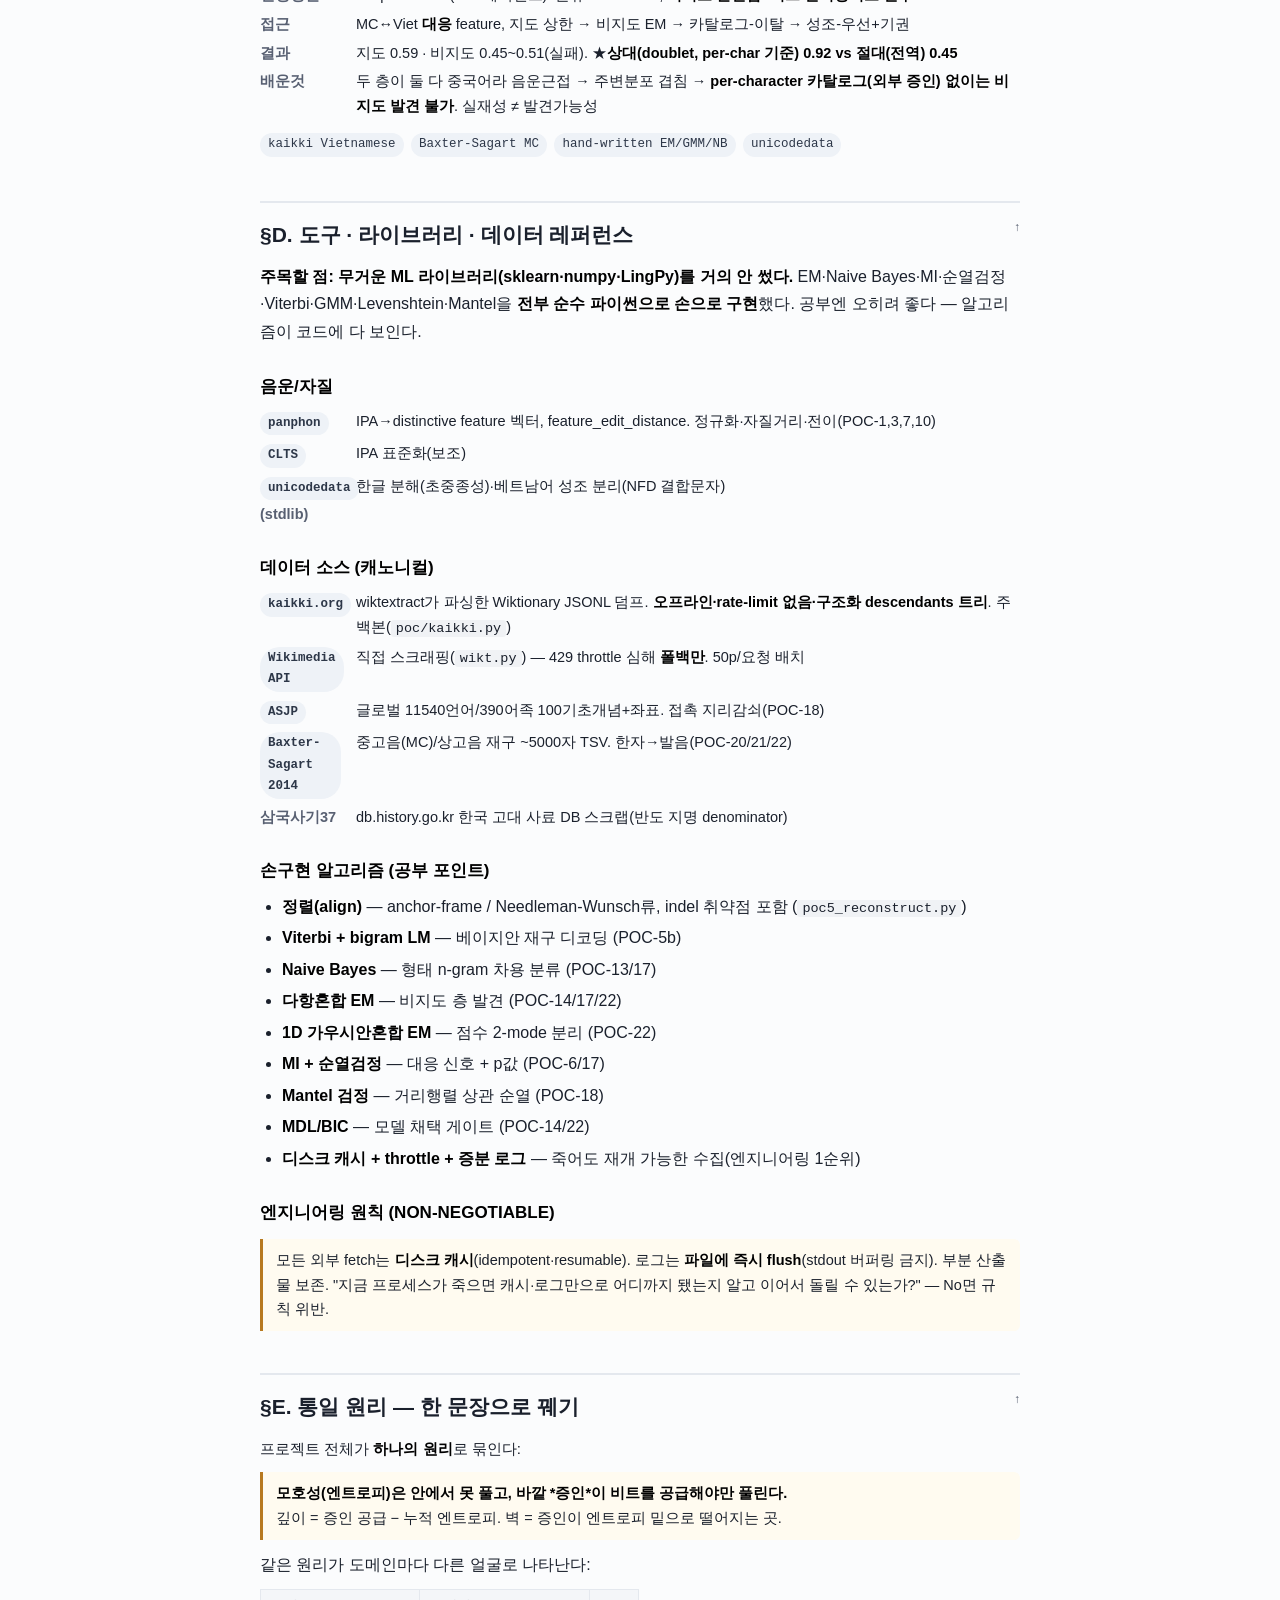
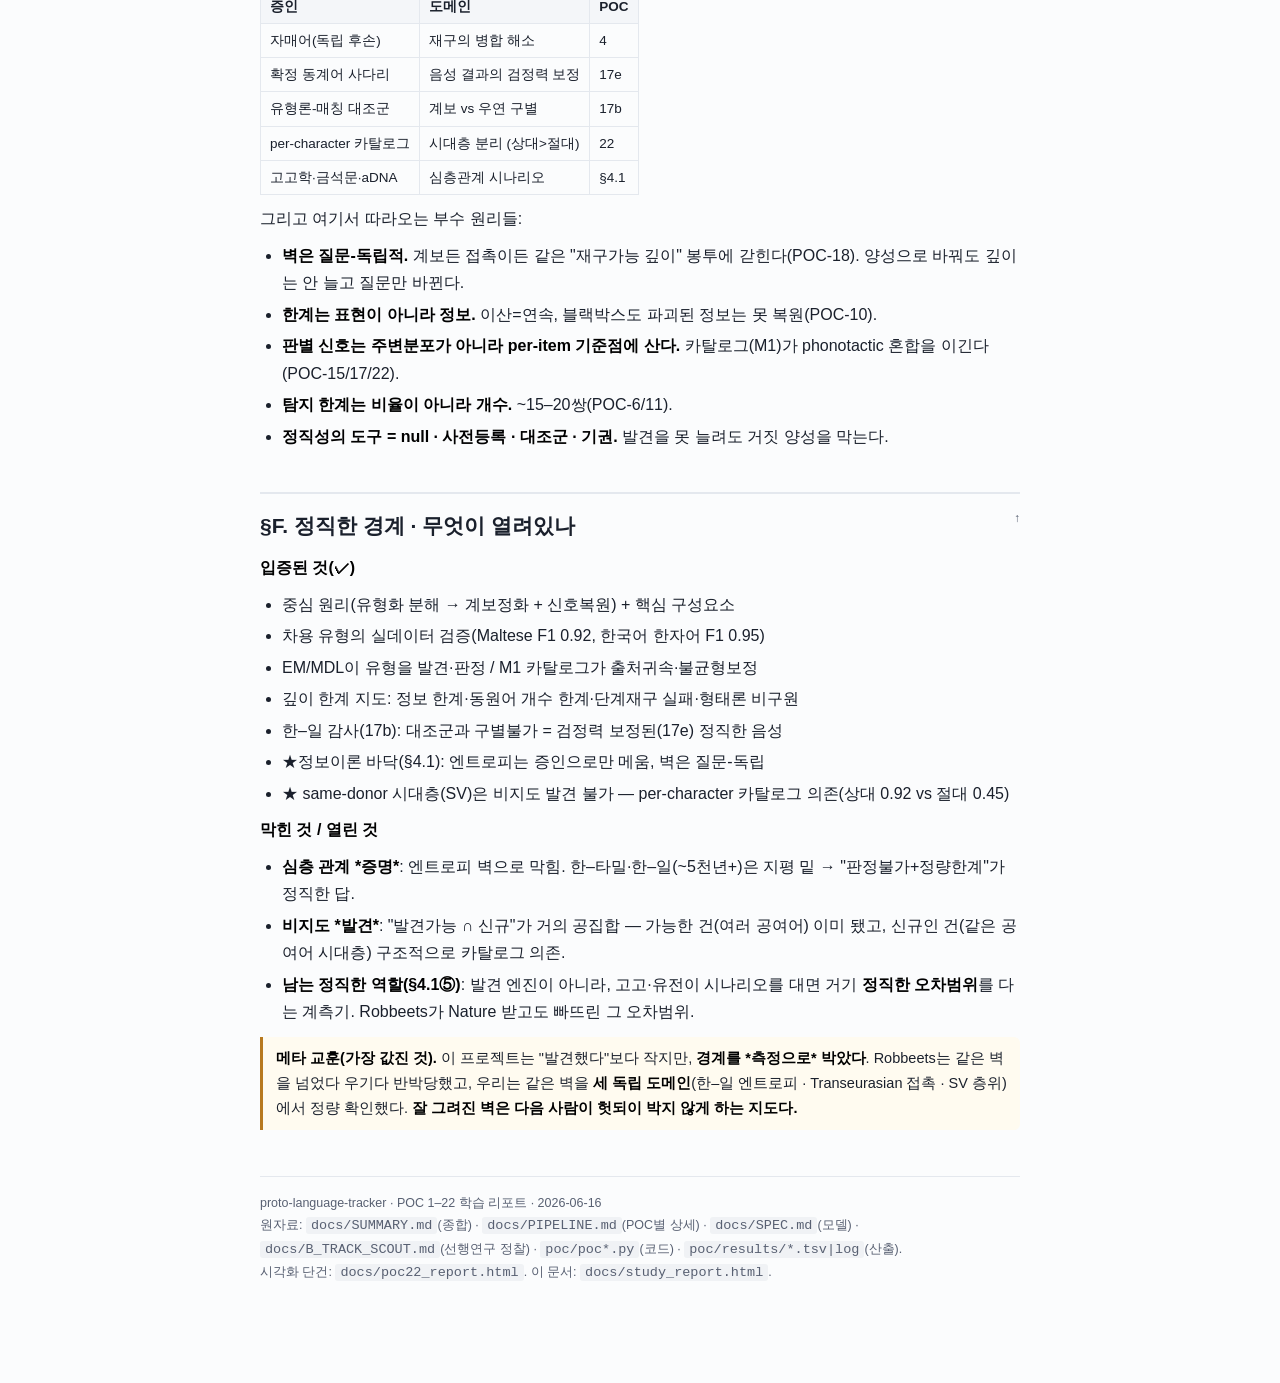
<file: docs/study_report.html>
<!doctype html><html lang=ko><head><meta charset=utf-8>
<meta name=viewport content="width=device-width, initial-scale=1">
<title>proto-language-tracker — 학습 리포트 (POC 1–22 전수)</title>
<style>
:root{--ink:#1a202c;--mut:#586072;--ln:#e4e8ee;--bg:#fbfcfd;--card:#fff;--ac:#b7791f;--bl:#2b6cb0;--gr:#1c7a4a;--rd:#c53030}
*{box-sizing:border-box}
body{font:16px/1.72 -apple-system,'Helvetica Neue',Segoe UI,sans-serif;color:var(--ink);background:var(--bg);margin:0;padding:0 15px 120px;-webkit-text-size-adjust:100%}
.wrap{max-width:760px;margin:0 auto}
header{padding:34px 0 16px;border-bottom:3px solid var(--ink)}
h1{font-size:24px;margin:0 0 6px;line-height:1.3}
.sub{color:var(--mut);font-size:14px}
h2{font-size:21px;margin:42px 0 10px;padding-top:14px;border-top:2px solid var(--ln);scroll-margin-top:10px}
h3{font-size:17px;margin:26px 0 6px;color:#000;scroll-margin-top:10px}
h3 .tag{font-size:11px;font-weight:700;color:#fff;background:var(--ac);padding:2px 7px;border-radius:4px;margin-left:7px;vertical-align:middle;letter-spacing:.03em}
h3 .tag.pass{background:var(--gr)} h3 .tag.neg{background:var(--rd)} h3 .tag.part{background:var(--bl)}
p{margin:9px 0} b{color:#000}
.lead{font-size:15px;color:var(--mut)}
.toc{background:var(--card);border:1px solid var(--ln);border-radius:12px;padding:14px 18px;margin:18px 0}
.toc h4{margin:0 0 8px;font-size:13px;letter-spacing:.05em;color:var(--mut);text-transform:uppercase}
.toc a{display:block;color:var(--bl);text-decoration:none;padding:2px 0;font-size:14.5px}
.toc a.sub{padding-left:14px;font-size:13.5px;color:var(--mut)}
.card{background:var(--card);border:1px solid var(--ln);border-radius:10px;padding:14px 17px;margin:14px 0}
.k{display:grid;grid-template-columns:84px 1fr;gap:4px 12px;margin:8px 0;font-size:14.5px}
.k dt{color:var(--mut);font-weight:600} .k dd{margin:0}
.lib{display:inline-block;background:#eef2f7;color:#2d3748;font-size:12.5px;padding:1px 8px;border-radius:20px;margin:2px 3px 2px 0;font-family:ui-monospace,monospace}
code{background:#f0f2f5;padding:1px 5px;border-radius:3px;font-size:13.5px;font-family:ui-monospace,monospace;word-break:break-word}
table{border-collapse:collapse;width:100%;font-size:13.5px;margin:10px 0;display:block;overflow-x:auto}
th,td{border:1px solid var(--ln);padding:5px 9px;text-align:left;white-space:nowrap}
th{background:#f4f6f9}
.note{border-left:3px solid var(--ac);background:#fffbf0;padding:9px 13px;margin:11px 0;font-size:14.5px;border-radius:0 6px 6px 0}
.win{border-left-color:var(--gr);background:#f0faf4} .bad{border-left-color:var(--rd);background:#fff5f5}
ul{margin:8px 0;padding-left:22px} li{margin:4px 0}
.big{font-size:15px}
hr{border:0;border-top:1px solid var(--ln);margin:30px 0}
footer{margin-top:46px;padding-top:16px;border-top:1px solid var(--ln);color:var(--mut);font-size:12.5px}
a.up{color:var(--mut);text-decoration:none;font-size:12px;float:right}
.kbd{font-family:ui-monospace;background:#1a202c;color:#fff;font-size:12px;padding:1px 6px;border-radius:4px}
</style></head><body><div class=wrap id=top>

<header>
<h1>proto-language-tracker — 학습 리포트</h1>
<div class=sub>POC 1–22 전수 · 접근법 · 핵심 개념 · 라이브러리 · 통일 원리 — 2026-06-16</div>
</header>

<p class=lead>이 문서는 프로젝트에서 한 모든 실험(POC)을 <b>공부용</b>으로 정리한 것이다. 결과의 성패보다
<b>왜 그렇게 접근했고, 어떤 개념·도구를 썼고, 무엇을 배웠는지</b>에 무게를 둔다. 순서대로 읽어도 되고,
개념이 막히면 <a href="#concepts">§B 개념 사전</a>으로 점프해도 된다.</p>

<div class=toc>
<h4>목차</h4>
<a href="#story">§A. 한눈에 — 프로젝트는 무엇이고 어떻게 진화했나</a>
<a href="#concepts">§B. 핵심 개념 사전 (직관 + 어느 POC)</a>
<a href="#concepts" class=sub>정규화 · AlignedPair · 음변화규칙 · 부패↔역전 · 엔트로피</a>
<a href="#concepts" class=sub>MI · 순열 null · 탐지 지평 · 이산/연속 · 체리피킹</a>
<a href="#concepts" class=sub>일탈 유형화 · EM 혼합 · MDL · 카탈로그 끌림(M1) · 탐지/귀속</a>
<a href="#concepts" class=sub>검정력 사다리 · 유형론 대조군 · 사전등록 · 상대/절대 · 기권 · 증인</a>
<a href="#pocs">§C. POC 전수 워크스루 (1–22)</a>
<a href="#libs">§D. 도구 · 라이브러리 · 데이터 레퍼런스</a>
<a href="#principles">§E. 통일 원리 — 한 문장으로 꿰기</a>
<a href="#boundary">§F. 정직한 경계 · 무엇이 열려있나</a>
</div>

<!-- ====================== A ====================== -->
<h2 id=story>§A. 한눈에 — 프로젝트는 무엇이고 어떻게 진화했나 <a href="#top" class=up>↑</a></h2>

<p><b>원래 꿈.</b> 잘 연구된 어족(인도유럽어 PIE)에서 <b>음변화 prior</b>를 배워, 연구가 부진한 언어(한국어 등)의
조어를 <b>재구</b>하고, 독립 재구된 조어들의 형태론적 동형성이 <b>우연을 초과하는지 검정</b>해 한–타밀·한–일 같은
<b>심층 관계를 증명</b>하려 했다.</p>

<p><b>POC가 강제한 재정의.</b> 실험을 쌓을수록 "증명"이 <b>정보이론적으로 막혀</b> 있음이 드러났다. 그래서 정체가 세 번 바뀐다:</p>
<div class=card>
<div class=k><dt>1차</dt><dd>"관계 증명 기계" → 막힘(엔트로피 벽)</dd></div>
<div class=k><dt>2차</dt><dd>"<b>판정가능성 지평</b>을 재는 계측기" — 어디까지 알 수 있는지를 잰다</dd></div>
<div class=k><dt>3차 (정점)</dt><dd>"<b>삼각측량(고고학·유전학)의 언어학 다리</b> — 시나리오에 <b>정직한 신뢰구간</b>을 다는 계측기"</dd></div>
</div>

<p><b>네 개의 아크.</b> POC들은 크게 네 묶음으로 흐른다:</p>
<table>
<tr><th>아크</th><th>질문</th><th>POC</th><th>결론</th></tr>
<tr><td>A 재구·전이</td><td>음변화를 배워 조어를 복원할 수 있나</td><td>1–5, 7</td><td>얕으면 ✓, 깊으면 벽(엔트로피)</td></tr>
<tr><td>B 유형화 분해</td><td>"불규칙"을 차용·유추 등 유형으로 갈라 신호를 정화할 수 있나</td><td>9–15b</td><td>✓ 차용은 실데이터서 추적가능, 카탈로그(M1) 필요</td></tr>
<tr><td>C 심층관계 감사</td><td>한–일 같은 명명된 주장을 반증할 수 있나</td><td>17–18</td><td>① floor — 유형론·우연과 구별불가(검정력 보정된 음성)</td></tr>
<tr><td>D 양성 전환</td><td>답이 열린 곳(고고·차용층위)서 발견할 수 있나</td><td>20–22</td><td>벽은 질문-독립 · 비지도 발견은 카탈로그 의존</td></tr>
</table>

<div class=note><b>가장 중요한 한 줄(§4.1, 개념 정점).</b> 병합으로 파괴된 정보(엔트로피)는 계산·표현·prior로 <b>1비트도 못 되살린다</b>.
유일한 통화는 <b>병합이 겹치지 않은 독립 증인</b>(자매어·금석문·aDNA·카탈로그)이 바깥에서 비트를 공급하는 것.
<b>깊이 = 증인 공급 − 누적 엔트로피.</b> 벽 = 증인이 엔트로피 밑으로 떨어지는 곳.</div>

<!-- ====================== B ====================== -->
<h2 id=concepts>§B. 핵심 개념 사전 <a href="#top" class=up>↑</a></h2>
<p class=lead>각 개념: <b>한 줄 정의 → 직관 → 어느 POC에서 왜 나왔나</b>. 이게 이 프로젝트의 "문법"이다.</p>

<h3>1. 정규화 (Normalization)</h3>
<p><b>표기를 음운자질로 통일하는 전처리.</b> 사전 표기(한글 경음 k͈, 산스크리트, PIE 라링게알 h₁h₂h₃)는 그대로 IPA가 아니다.
<b>panphon</b>에 넣으면 14.8%가 깨졌다. 해법: ① 운율부호(강세·장음)를 <b>음소에서 분리</b>, ② 추상 재구기호를 <b>전사 프로파일</b>로
음가 가정(h₁=h, h₂=ħ…)하되 <i>학설적 선택임을 추적</i>, ③ 표기관례 충돌 변환표. → 깨짐 0%. <span class=lib>panphon</span> <span class=lib>normalize.py</span></p>

<h3>2. AlignedPair · CognateSet — 데이터의 원자</h3>
<p><b>(조어형 ↔ 딸언어형)을 분절 정렬한 쌍이 학습 단위.</b> 모든 레코드는 <b>출처·신뢰도(tier)·시간심도</b>를 단다.
핵심 규율: <b>tier 혼합 금지</b> — gold(학술 확정)만 supervision, 자동수집은 prior로만. (cherry-picking과 오염을 스키마 차원에서 차단.)</p>

<h3>3. 음변화 규칙 — 동시 vs 순차 적용</h3>
<p><b>음법칙은 자질다발 변환 규칙(target/result/환경).</b> POC-3의 발견: Grimm 법칙은 <b>counterfeeding = 동시 적용</b>이라야 한다.
순차 rewrite는 출력이 다음 규칙에 먹혀 과적용된다. 또 Verner 법칙은 <b>강세 위치</b>에 의존 → 운율을 버리면 안 된다.
규칙 스키마에 <code>stratum</code>(상대연대)·<code>mode</code>(동시/순차)가 필수.</p>

<h3>4. 부패 시뮬 ↔ 역전 (noising ↔ denoising)</h3>
<p><b>조어에 규칙을 정방향 적용해 "부패"시키고, 그걸 거꾸로 학습해 복원.</b> 데이터 증강의 전제. POC-4가 입증: denoising > identity(복원이 됨).
단 <b>병합</b>(예: *p,*b→p)이 일어나면 단일 딸언어로는 완전복원 불가 → 그 불가능성이 곧 <b>엔트로피</b>로 정량화된다.</p>

<h3>5. ★ 엔트로피 = 병합 모호성 = 복원불가능성</h3>
<p><b>여러 옛 소리가 한 소리로 합쳐지면, 어느 쪽이었는지 정보가 *파괴*된다.</b> Maxwell의 악마처럼 단일 계열에선 비가역.
POC-4의 결정타: 자매어가 1→3개로 늘면 엔트로피 2.56→0으로 수렴(비교재구법이 병합을 해소). <b>증인이 비트를 공급</b>해야만 풀린다.
이 한 개념이 프로젝트 전체의 벽을 설명한다.</p>

<h3>6. 상호정보량 (Mutual Information, MI) — falsifier의 심장</h3>
<p><b>두 언어의 분절 대응표 P(x,y)가 우연 이상으로 구조화됐는지를 스칼라로 압축한 양.</b> 두 단어목록을 의미정렬해 분절 대응의 MI를 잰다.
높으면 체계적 대응(=관계 신호), 0이면 무작위. ★<b>MI(스칼라) ⟺ 대응표(구조) ⟺ 재구가능성은 같은 정보량의 세 얼굴</b> — falsifier와 재구기는 한 모델의 양면.</p>

<h3>7. 순열검정 (Permutation null) · 게이트</h3>
<p><b>"관측 신호가 우연일 확률(p)"을 짝짓기를 무작위로 섞어 직접 추정.</b> 관련쌍 p≈0.003, 무관쌍 p≈0.917(POC-6).
표현(이산/연속)·방법과 무관하게 <b>falsifiability를 떠받치는</b> 도구. 이 프로젝트의 "심판".</p>

<h3>8. ★ 탐지 지평 (Detection horizon) — *비율*이 아니라 *개수*</h3>
<p><b>관계를 탐지할 수 있는 한계는 동원어 *생존율(%)*이 아니라 *절대 개수*다.</b> POC-6/11: 살아남은 동원어가 대략 <b>~15–20쌍</b> 밑이면
순열검정이 신호를 못 잡고 붕괴한다. 그래서 안정어만 골라 비율을 올려도(POC-11) 개수가 그대로면 소용없다(wash). 한–일·한–타밀(~5천년+)은 이 지평 밑.</p>

<h3>9. 이산 vs 연속 — 한계는 표현이 아니다</h3>
<p>POC-10: 분절 MI(이산)와 자질벡터 회귀(연속)를 <b>같은 손실 지평</b>에 나란히 → <b>같은 지점서 함께 붕괴</b>.
즉 깊이의 벽은 표현방식이 아니라 <b>파괴된 정보</b> 때문. 블랙박스·딥러닝도 없는 비트를 못 만든다.</p>

<h3>10. 안정어 타겟팅 · ★체리피킹 함정</h3>
<p>"깊이서 살아남는 안정 단어만 보면?" → 개수 한계 때문에 wash(POC-11). 그리고 결정적 교훈:
무관한 두 언어 300쌍에도 <b>그럴듯한 lookalike가 142개</b> 있었다. <b>결과를 보고 표본을 고르면 무관 언어로도 가짜 증거를 양산</b>한다.
→ 독립기준 + null이 필수. (이 함정은 뒤 POC-20c·Robbeets에서 실데이터로 재현된다.)</p>

<h3>11. ★ 일탈 유형화 (Deviation typing) — 중심 방법론</h3>
<p><b>관측 = 규칙적 음변화(baseline) + 유형화된 일탈.</b> 일탈을 차용/유추/산발변화/혁신으로 <i>갈라내면</i> (a) 계보 신호가 깨끗해지고
(b) 그 유형 자체가 새 정보 채널이 된다. "불규칙"은 절대값이 아니라 <b>적합된 규칙 모델에 대한 잔차</b>로 정의된다.
남은 잔차 = 진짜 노이즈 = 판정 지평.</p>

<h3>12. EM 혼합 + MDL 게이트 — 유형은 *발견·판정*된다</h3>
<p>손으로 유형을 일일이 넣지 않는다. <b>비지도 EM</b>이 데이터에서 층(예: 차용층)을 클러스터로 발견하고,
<b>MDL/BIC</b>(최소기술길이)가 "2-모드가 1-모드보다 데이터를 더 압축하는가"로 그 유형의 채택을 <i>판정</i>한다(POC-14).
가짜 유형이면 1-모드를 택해 <b>에피사이클을 차단</b>. → 유형은 코드가 아니라 데이터가 발견·승인.</p>

<h3>13. ★ 카탈로그 끌림 (M1) · 탐지 vs 귀속 분리</h3>
<p><b>차용은 "공여 카탈로그 단어로의 끌림"으로 모델링한다</b> — 적응 우도 P(w|s) 하나 + 출처 카탈로그(예: 한자 음가, 중국어 MC 발음).
POC-15의 핵심 발견: <b>탐지(차용인가?)와 귀속(어느 출처?)은 *다른 통계*</b>. 카탈로그 조회 우도는 음소배열 LM을 항상 이겨
탐지에선 "전부 차용"으로 붕괴한다 → <b>탐지 = 판별통계, 귀속 = 생성 우도</b>로 분리. 카탈로그의 진짜 기여는 *접촉 신호(출처)*다.</p>

<h3>14. 검정력 사다리 (Power ladder) — "도구가 blind라서 0 아니냐"를 닫음</h3>
<p>음성 결과를 신뢰하려면 <b>도구가 그 깊이서 진짜 신호는 보는지</b>를 증명해야 한다. POC-17e: 같은 파이프라인에
깊이별 <b>확정 동계어</b>(~5.5ky 라틴↔PIE 포함)를 통과 → MI 1.0–1.3, p.001로 명확 탐지. 한–일 floor(0.52)의 2배.
→ 한–일 음성은 "도구 탓 아니라 대상 탓" = <b>검정력 보정된 진짜 음성</b>.</p>

<h3>15. 유형론-매칭 대조군 — 순열 null의 사각</h3>
<p>POC-17b의 신규 교훈: 순열-쌍셔플 null은 *짝짓기*만 통제하지 <b>유형론/지역(areal) 유사성은 통제 못 한다</b>.
실데이터서 무관한 우랄어가 일본어와 <b>동급</b> 신호를 냈다 → 계보 검정엔 <b>유형론이 비슷한 무관 대조군</b>이 추가로 필요.</p>

<h3>16. 사전등록 (Pre-registration)</h3>
<p>POC-20c가 입증: <b>사후에 보면 무조건 부풀려진다</b>(사전선별된 cognate 목록은 우연 검정이 선택편향). 그래서
설계·예측·임계를 <b>결과 보기 전에</b> 고정한다(POC-21). 이게 체리피킹을 원천 차단.</p>

<h3>17. ★ 상대평가 vs 절대평가 · 카탈로그 기준점</h3>
<p>POC-22의 핵심. 같은 신호도 <b>기준점의 해상도</b>에 따라 보이거나 사라진다. <b>per-character 카탈로그</b>(각 글자의 정확한 규칙 발음)에
대고 재는 *상대(쌍대조)*평가는 신호 0.92, 거친 *전역 평균*에 대는 *절대*평가는 0.45로 사라진다.
교훈: <b>진짜 효과도 외부 기준점(증인/카탈로그) 없이는 비지도로 *발견*되지 않을 수 있다</b>(실재성 ≠ 발견가능성).</p>

<h3>18. 교정된 기권 (Calibrated abstention)</h3>
<p>모든 항목을 분류하지 말고 <b>확신 가능한 부분만 판정하고 나머지는 기권</b>. POC-4의 엔트로피-기권이 성숙판.
"어디서 믿고 어디서 기권할지"의 교정이 깊이를 늘리진 못해도 <b>정직성</b>을 준다.</p>

<h3>19. ★ 증인 원리 (Witness principle) — 모든 걸 꿰는 한 생각</h3>
<p><b>모호성은 안에서 못 풀고, 바깥 증인이 비트를 공급해야 풀린다.</b> 이 한 문장이 프로젝트 전체에 반복된다:
자매어(POC-4) · 검정력 사다리의 확정 동계어(17e) · 고고학/aDNA(§4.1) · per-character 카탈로그(22). 전부 같은 원리의 다른 얼굴.</p>

<!-- ====================== C ====================== -->
<h2 id=pocs>§C. POC 전수 워크스루 <a href="#top" class=up>↑</a></h2>
<p class=lead>각 POC = <b>가정 하나를 깨는 de-risk 실험</b>. 형식: 질문 / 접근 / 도구 / 결과 / 배운 것.</p>

<h3>POC-1 — 정규화 <span class="tag pass">PASS</span></h3>
<div class=k><dt>질문</dt><dd>우리 문자(한글·중세국어·산스크리트·PIE)에 IPA/자질 정규화가 통하나</dd>
<dt>접근</dt><dd>어족별 50단어를 panphon/CLTS로 분절·자질화, 깨지는 케이스 목록화</dd>
<dt>결과</dt><dd>raw 직접투입 14.8% 깨짐 → 정규화 후 0%. 운율 분리 + 전사 프로파일 + 변환표</dd>
<dt>배운것</dt><dd>재구표기는 음가 가정이 필요하고, 그건 <b>학설적 선택</b>이라 추적·교체 가능해야</dd></div>
<p><span class=lib>panphon</span> <span class=lib>CLTS</span></p>

<h3>POC-2 — 추출 <span class="tag pass">PASS</span></h3>
<div class=k><dt>질문</dt><dd>Wiktionary에서 AlignedPair를 뽑을 수 있나 (스키마 검증)</dd>
<dt>결과</dt><dd>표현률 100%. <b>descendants는 계층 트리</b>(PIE→중간조어→실증어) = 다중 시간심도 supervision</dd>
<dt>배운것</dt><dd>실증어는 native script(IPA 아님) → 로마자 전사 캡처 필요. 중간조어형이 더 깨끗</dd></div>

<h3>POC-3 — 규칙 엔진 <span class="tag pass">PASS</span></h3>
<div class=k><dt>질문</dt><dd>음변화 규칙 표현이 실제 법칙을 담나</dd>
<dt>결과</dt><dd>Grimm 등 적용 → 자질거리 32%↓. <b>counterfeeding=동시적용</b> 발견, Verner=강세 의존</dd>
<dt>배운것</dt><dd>규칙 엔진 의미론(동시/순차)이 표현력의 일부. 스키마에 stratum·mode 추가</dd></div>
<p><span class=lib>panphon (feature_edit_distance)</span></p>

<h3>POC-4 — 부패→역전 <span class="tag pass">PASS</span></h3>
<div class=k><dt>질문</dt><dd>부패 시뮬→역전(증강) 아이디어가 성립하나</dd>
<dt>결과</dt><dd>denoising>identity. <b>엔트로피=병합 모호성</b>. 자매어 3개면 엔트로피 0(완전복원)</dd>
<dt>배운것</dt><dd>★정보 손실이 엔트로피로 *정량화*되고, 증인(자매어)으로만 메워진다 — 프로젝트 척추</dd></div>

<h3>POC-5 / 5b / 5c — 베이지안 재구 <span class="tag neg">음성/벽</span></h3>
<div class=k><dt>질문</dt><dd>베이지안 재구가 실데이터서 정답을 맞추나</dd>
<dt>접근</dt><dd>5: 단순 채널 · 5b: Viterbi + 조어 bigram LM · 5c: 단계적 연쇄</dd>
<dt>결과</dt><dd><b>얕음 ✓</b>(Proto-Germanic 1.21<baseline) / <b>깊음 벽</b>(PIE baseline 미달) / <b>단계적도 실패</b>(오차누적)</dd>
<dt>배운것</dt><dd>재구 품질은 <b>깊이에 강하게 의존</b>. 쉬운 길(chaining) 닫힘. 깊은 재구엔 불확실성 트리전파 동시추론 필요(미검증)</dd></div>
<p><span class=lib>kaikki dumps</span> <span class=lib>hand-written Viterbi/bigram LM</span></p>

<h3>POC-6 — 통계 게이트 + 탐지 지평 <span class="tag pass">PASS · 핵심</span></h3>
<div class=k><dt>질문</dt><dd>순열 게이트가 관련/무관을 판별하나, 한계는 어디</dd>
<dt>결과</dt><dd>무관 p.917(기각)·관련 p.003(탐지). ★<b>지평 = 동원어 개수</b>(~8%서 붕괴, 깊이 아님)</dd>
<dt>배운것</dt><dd>한–일/드라비다(~5천년+)는 보존율 한자릿% → 지평 너머 → 모델이 "판정불가" 반환이 정직</dd></div>

<h3>POC-7 — 어족간 전이 <span class="tag pass">PASS</span></h3>
<div class=k><dt>질문</dt><dd>IE에서 배운 음변화 prior가 다른 어족에 전이되나 (하중 가정)</dd>
<dt>접근</dt><dd>5 독립어족 LOFO, <b>자질-변화 토큰</b>(인벤토리 독립), null=빈도보존+유형셔플</dd>
<dt>결과</dt><dd>5어족 전부 "도움"(perm_p.003) <b>그러나 부분적</b>(자기데이터 대체 불가). 중국티베트어까지 성립=보편성</dd>
<dt>배운것</dt><dd>전이는 실재하되 prior로만 — POC-4(자매어 필요)와 일치</dd></div>

<h3>POC-9 — 형태론 레버 <span class="tag neg">부분</span></h3>
<div class=k><dt>질문</dt><dd>닫힌부류(문법형태소·수사)가 깊이서 더 보존돼 음운 막혀도 구원하나</dd>
<dt>결과</dt><dd>얕은 데만 ✓. 깊으면 n=0(추적 안 됨). ★측정한 건 음운보존이지 <b>패러다임 구조</b>가 아님</dd>
<dt>배운것</dt><dd>진짜 형태론 레버는 단어 트리로 <b>측정 불가</b>, 패러다임표 필요. Georg: 형태소는 <i>더</i> 우연충돌</dd></div>

<h3>POC-10 — 이산 vs 연속 <span class="tag pass">PASS</span></h3>
<div class=k><dt>결과</dt><dd>둘 다 <b>같은 지점서 붕괴</b> → 한계는 정보지 표현 아님(H-정보 지지)</dd>
<dt>배운것</dt><dd>블랙박스로 못 넘는다. falsifiability는 null이 지킨다(표현 무관)</dd></div>

<h3>POC-11 — 안정어 타겟팅 + 체리피킹 <span class="tag neg">wash · 함정</span></h3>
<div class=k><dt>결과</dt><dd>타겟팅 이점 없음(개수 한계). <b>무관 데이터 300쌍 중 142 lookalike</b></dd>
<dt>배운것</dt><dd>★결과 보고 표본 고르면 가짜 증거 양산 → 독립기준+null 필수</dd></div>

<h3>POC-12 — 유형화: 계보 vs 접촉 (합성) <span class="tag pass">PASS</span></h3>
<div class=k><dt>결과</dt><dd>typed가 계보(p.005)/순수접촉(p.617) <b>정확 구별</b>, naive는 둘 다 가짜 유의</dd>
<dt>배운것</dt><dd>차용 탐지는 분절 <b>동일성</b> 거리(Levenshtein); 자질거리는 무관어도 작아 못 씀</dd></div>

<h3>POC-13 — 실데이터 차용탐지 (Maltese) <span class="tag pass">PASS · Tier-2</span></h3>
<div class=k><dt>접근</dt><dd>Maltese 어원 gold(아랍 계승 vs 로망스/영어 차용), 형태 IPA n-gram NB 분류</dd>
<dt>결과</dt><dd><b>정확도 0.910, 차용 F1 0.921</b> — 합성↔실데이터 간극 닫힘</dd>
<dt>배운것</dt><dd>일탈(차용)이 실데이터서 <b>형태 서명</b>으로 추적가능. 단 Maltese는 두 층이 음운적으로 뚜렷한 쉬운 케이스</dd></div>
<p><span class=lib>kaikki Maltese</span> <span class=lib>hand-written Naive Bayes</span></p>

<h3>POC-14 — 비지도 2-모드 EM <span class="tag pass">PASS</span></h3>
<div class=k><dt>결과</dt><dd>EM이 차용층 <b>스스로 발견</b>(76%), <b>MDL이 2-모드 채택</b></dd>
<dt>배운것</dt><dd>★유형은 손코딩 불요 — EM이 발견 + MDL이 판정. 단 비지도<지도, 토착화 차용 놓침</dd></div>

<h3>POC-15 / 15b — 카탈로그 끌림 (M1) <span class="tag pass">PASS · 설계 발견</span></h3>
<div class=k><dt>결과</dt><dd>탐지 F1 0.864 + <b>출처식별 0.861</b>(M1 신규 능력). ★<b>탐지/귀속은 다른 통계</b></dd>
<dt>15b</dt><dd>용량청구(NML)만으론 못 풂 — 상수 floor 정규화는 임계만 이동(AUC 불변) → <b>판별 융합 확정</b></dd>
<dt>배운것</dt><dd>카탈로그 우도는 탐지서 붕괴(전부 차용). 카탈로그 기여=접촉신호(출처)이지 탐지 아님</dd></div>

<h3>POC-17a — 한자어층 분리 (한국어, validation) <span class="tag pass">PASS</span></h3>
<div class=k><dt>질문</dt><dd>한국어 한자어(Sino-Korean) 층을 형태로 분리할 수 있나 (반증도구 신뢰성 보증)</dd>
<dt>결과</dt><dd>지도 F1 <b>0.951</b>(Maltese급). 비지도 naive EM은 자연불균형(83/17)서 <b>붕괴</b>, 균형 EM 0.78</dd>
<dt>17a-fix</dt><dd><b>한자 음가 카탈로그</b>(M1, 어원라벨 독립) → 불균형서도 F1 <b>0.936</b></dd>
<dt>배운것</dt><dd>분리는 되나 비지도엔 <b>불균형 보정(카탈로그)</b> 필수 — POC-15 교훈 재확인</dd></div>

<h3>POC-17b — 한–일 감사 (discovery) <span class="tag neg">정직한 음성</span></h3>
<div class=k><dt>질문</dt><dd>한자어 제거 후 Koreanic↔Japonic 고유어가 우연을 넘나 (Robbeets류 주장 감사)</dd>
<dt>접근</dt><dd>proto-Japonic↔한국어 고유어, 분절 MI + 순열, <b>음성 대조군</b>(Turkic/Uralic/IndoEuro)</dd>
<dt>결과</dt><dd>typed Japonic p=0.051(무유의), <b>무관 Uralic이 동급</b>(0.053) → 신호=유형론 gradient지 계보 아님</dd>
<dt>배운것</dt><dd>★순열 null은 <b>유형론 baseline 미통제</b> → 유형론-매칭 대조군 필요. 첫 단발 p.043은 노이즈(함정 실증)</dd></div>

<h3>POC-17d — 공유-Sino 함정 (모던 한–일) <span class="tag neg">예상실패=발견</span></h3>
<div class=k><dt>결과</dt><dd>naive MI 0.92 전부 차용, <b>typed가 더 강함=실패</b>(서양외래어 포화)</dd>
<dt>배운것</dt><dd>모던어는 다층 차용 포화 → 단일유형 제거 불가 → <b>proto-level이 옳은 장소</b></dd></div>

<h3>POC-17e — 검정력 사다리 <span class="tag pass">PASS · 키스톤</span></h3>
<div class=k><dt>결과</dt><dd>확정 동계어 ~5.5ky(라틴↔PIE 포함) MI 1.0–1.3·p.001 ≫ 한–일 floor 0.52</dd>
<dt>배운것</dt><dd>★도구는 그 깊이서 본다 = <b>17b 음성은 blind 아닌 진짜 음성</b>. 17b+17e=검정력 보정된 음성</dd></div>

<h3>POC-18 — 접촉 de-risk (ASJP) <span class="tag part">약한 양성</span></h3>
<div class=k><dt>질문</dt><dd>Transeurasian 유사성이 (계보 아닌) 접촉 신호인가</dd>
<dt>접근</dt><dd>ASJP 글로벌 기초어휘, 어족-간 유사도의 <b>지리 감쇠</b>(Mantel 순열), 아프리카 대조</dd>
<dt>결과</dt><dd>ρ0.097(p.001) vs 아프리카 평평 → 접촉 맥박 有 but 약함·유형론 미분리</dd>
<dt>배운것</dt><dd>양성 전환도 <b>같은 벽</b> → §4.1 정보이론 바닥으로 수렴</dd></div>
<p><span class=lib>ASJP global</span> <span class=lib>hand-written Mantel</span></p>

<h3>POC-20 / 20c — 반도 Japonic 검정셋 (양성 노드) <span class="tag part">CI · 함정</span></h3>
<div class=k><dt>질문</dt><dd>삼각측량 ~3ky Yayoi 노드에 정직한 CI를 댈 수 있나</dd>
<dt>접근</dt><dd>삼국사기 권37 글로스 → 두 독립 재구(Baxter MC / Pulleyblank EMC) 머지</dd>
<dt>결과</dt><dd>검정셋 CI <b>[견고 7 … 최대 22]</b>(지평 통과가 재구 가정에 의존). 20c: 양 끝 p<.001 MI 1.6 <b>그러나 >확정 IE = 사전선별 편향</b></dd>
<dt>배운것</dt><dd>★사전선별 cognate 목록은 검정 대상 불가(체리피킹 함정 실데이터 재현) → denominator + 대조군 필요</dd></div>
<p><span class=lib>Baxter-Sagart MC</span> <span class=lib>Wikipedia wikitable</span></p>

<h3>POC-21 / 21c — denominator + 異名 검정 <span class="tag neg">유효 ① floor</span></h3>
<div class=k><dt>접근</dt><dd>삼국사기37 전체 스크랩(286쌍, 캐시·idempotent). 21b: 757 개명 위치정렬 <b>무효</b>(번역 아님)=아티팩트</dd>
<dt>21c</dt><dd><b>異名(의역↔음차)</b>을 의미원천으로 → coverage vs Uralic/Turkic 대조 + 의미순열 null</dd>
<dt>결과</dt><dd><b>Δ=[−.08…+.06] 0 포함, p=.69 → ① floor(유효)</b>. 반도 Japonic 지명 = 유형론·우연과 구별불가</dd>
<dt>배운것</dt><dd>denominator는 기계적 의미태깅 불가 → 의미는 異名/수작업뿐 = <b>손-큐레이션이 존재하는 이유</b> 재확인</dd></div>
<p><span class=lib>db.history.go.kr 스크랩</span> <span class=lib>Baxter-Sagart MC</span></p>

<h3>POC-22 — Sino-Vietnamese 시대층 (양성, 열린 문제) <span class="tag neg">비지도 발견 실패</span></h3>
<div class=k><dt>질문</dt><dd>한 공여어(중국어)의 여러 시대층(古漢越 OSV / 漢越 SV-proper)을 <b>비지도로 발견</b>할 수 있나</dd>
<dt>선행정찰</dt><dd>deep-research(100 에이전트): 분류=SETTLED, <b>비지도 발견법=어느 언어쌍서도 전무=OPEN</b></dd>
<dt>접근</dt><dd>MC↔Viet <b>대응</b> feature, 지도 상한 → 비지도 EM → 카탈로그-이탈 → 성조-우선+기권</dd>
<dt>결과</dt><dd>지도 0.59 · 비지도 0.45~0.51(실패). ★<b>상대(doublet, per-char 기준) 0.92 vs 절대(전역) 0.45</b></dd>
<dt>배운것</dt><dd>두 층이 둘 다 중국어라 음운근접 → 주변분포 겹침 → <b>per-character 카탈로그(외부 증인) 없이는 비지도 발견 불가</b>. 실재성 ≠ 발견가능성</dd></div>
<p><span class=lib>kaikki Vietnamese</span> <span class=lib>Baxter-Sagart MC</span> <span class=lib>hand-written EM/GMM/NB</span> <span class=lib>unicodedata</span></p>

<!-- ====================== D ====================== -->
<h2 id=libs>§D. 도구 · 라이브러리 · 데이터 레퍼런스 <a href="#top" class=up>↑</a></h2>

<p><b>주목할 점: 무거운 ML 라이브러리(sklearn·numpy·LingPy)를 거의 안 썼다.</b> EM·Naive Bayes·MI·순열검정·Viterbi·GMM·Levenshtein·Mantel을
<b>전부 순수 파이썬으로 손으로 구현</b>했다. 공부엔 오히려 좋다 — 알고리즘이 코드에 다 보인다.</p>

<h3>음운/자질</h3>
<div class=k><dt><span class=lib>panphon</span></dt><dd>IPA→distinctive feature 벡터, feature_edit_distance. 정규화·자질거리·전이(POC-1,3,7,10)</dd>
<dt><span class=lib>CLTS</span></dt><dd>IPA 표준화(보조)</dd>
<dt><span class=lib>unicodedata</span>(stdlib)</dt><dd>한글 분해(초중종성)·베트남어 성조 분리(NFD 결합문자)</dd></div>

<h3>데이터 소스 (캐노니컬)</h3>
<div class=k><dt><span class=lib>kaikki.org</span></dt><dd>wiktextract가 파싱한 Wiktionary JSONL 덤프. <b>오프라인·rate-limit 없음·구조화 descendants 트리</b>. 주 백본(<code>poc/kaikki.py</code>)</dd>
<dt><span class=lib>Wikimedia API</span></dt><dd>직접 스크래핑(<code>wikt.py</code>) — 429 throttle 심해 <b>폴백만</b>. 50p/요청 배치</dd>
<dt><span class=lib>ASJP</span></dt><dd>글로벌 11540언어/390어족 100기초개념+좌표. 접촉 지리감쇠(POC-18)</dd>
<dt><span class=lib>Baxter-Sagart 2014</span></dt><dd>중고음(MC)/상고음 재구 ~5000자 TSV. 한자→발음(POC-20/21/22)</dd>
<dt>삼국사기37</dt><dd>db.history.go.kr 한국 고대 사료 DB 스크랩(반도 지명 denominator)</dd></div>

<h3>손구현 알고리즘 (공부 포인트)</h3>
<ul>
<li><b>정렬(align)</b> — anchor-frame / Needleman-Wunsch류, indel 취약점 포함 (<code>poc5_reconstruct.py</code>)</li>
<li><b>Viterbi + bigram LM</b> — 베이지안 재구 디코딩 (POC-5b)</li>
<li><b>Naive Bayes</b> — 형태 n-gram 차용 분류 (POC-13/17)</li>
<li><b>다항혼합 EM</b> — 비지도 층 발견 (POC-14/17/22)</li>
<li><b>1D 가우시안혼합 EM</b> — 점수 2-mode 분리 (POC-22)</li>
<li><b>MI + 순열검정</b> — 대응 신호 + p값 (POC-6/17)</li>
<li><b>Mantel 검정</b> — 거리행렬 상관 순열 (POC-18)</li>
<li><b>MDL/BIC</b> — 모델 채택 게이트 (POC-14/22)</li>
<li><b>디스크 캐시 + throttle + 증분 로그</b> — 죽어도 재개 가능한 수집(엔지니어링 1순위)</li>
</ul>

<h3>엔지니어링 원칙 (NON-NEGOTIABLE)</h3>
<div class=note>모든 외부 fetch는 <b>디스크 캐시</b>(idempotent·resumable). 로그는 <b>파일에 즉시 flush</b>(stdout 버퍼링 금지).
부분 산출물 보존. "지금 프로세스가 죽으면 캐시·로그만으로 어디까지 됐는지 알고 이어서 돌릴 수 있는가?" — No면 규칙 위반.</div>

<!-- ====================== E ====================== -->
<h2 id=principles>§E. 통일 원리 — 한 문장으로 꿰기 <a href="#top" class=up>↑</a></h2>

<p class=big>프로젝트 전체가 <b>하나의 원리</b>로 묶인다:</p>
<div class=note win><b>모호성(엔트로피)은 안에서 못 풀고, 바깥 *증인*이 비트를 공급해야만 풀린다.</b><br>
깊이 = 증인 공급 − 누적 엔트로피. 벽 = 증인이 엔트로피 밑으로 떨어지는 곳.</div>

<p>같은 원리가 도메인마다 다른 얼굴로 나타난다:</p>
<table>
<tr><th>증인</th><th>도메인</th><th>POC</th></tr>
<tr><td>자매어(독립 후손)</td><td>재구의 병합 해소</td><td>4</td></tr>
<tr><td>확정 동계어 사다리</td><td>음성 결과의 검정력 보정</td><td>17e</td></tr>
<tr><td>유형론-매칭 대조군</td><td>계보 vs 우연 구별</td><td>17b</td></tr>
<tr><td>per-character 카탈로그</td><td>시대층 분리 (상대>절대)</td><td>22</td></tr>
<tr><td>고고학·금석문·aDNA</td><td>심층관계 시나리오</td><td>§4.1</td></tr>
</table>

<p>그리고 여기서 따라오는 부수 원리들:</p>
<ul>
<li><b>벽은 질문-독립적.</b> 계보든 접촉이든 같은 "재구가능 깊이" 봉투에 갇힌다(POC-18). 양성으로 바꿔도 깊이는 안 늘고 질문만 바뀐다.</li>
<li><b>한계는 표현이 아니라 정보.</b> 이산=연속, 블랙박스도 파괴된 정보는 못 복원(POC-10).</li>
<li><b>판별 신호는 주변분포가 아니라 per-item 기준점에 산다.</b> 카탈로그(M1)가 phonotactic 혼합을 이긴다(POC-15/17/22).</li>
<li><b>탐지 한계는 비율이 아니라 개수.</b> ~15–20쌍(POC-6/11).</li>
<li><b>정직성의 도구 = null · 사전등록 · 대조군 · 기권.</b> 발견을 못 늘려도 거짓 양성을 막는다.</li>
</ul>

<!-- ====================== F ====================== -->
<h2 id=boundary>§F. 정직한 경계 · 무엇이 열려있나 <a href="#top" class=up>↑</a></h2>

<p><b>입증된 것(✓)</b></p>
<ul>
<li>중심 원리(유형화 분해 → 계보정화 + 신호복원) + 핵심 구성요소</li>
<li>차용 유형의 실데이터 검증(Maltese F1 0.92, 한국어 한자어 F1 0.95)</li>
<li>EM/MDL이 유형을 발견·판정 / M1 카탈로그가 출처귀속·불균형보정</li>
<li>깊이 한계 지도: 정보 한계·동원어 개수 한계·단계재구 실패·형태론 비구원</li>
<li>한–일 감사(17b): 대조군과 구별불가 = 검정력 보정된(17e) 정직한 음성</li>
<li>★정보이론 바닥(§4.1): 엔트로피는 증인으로만 메움, 벽은 질문-독립</li>
<li>★ same-donor 시대층(SV)은 비지도 발견 불가 — per-character 카탈로그 의존(상대 0.92 vs 절대 0.45)</li>
</ul>

<p><b>막힌 것 / 열린 것</b></p>
<ul>
<li><b>심층 관계 *증명*</b>: 엔트로피 벽으로 막힘. 한–타밀·한–일(~5천년+)은 지평 밑 → "판정불가+정량한계"가 정직한 답.</li>
<li><b>비지도 *발견*</b>: "발견가능 ∩ 신규"가 거의 공집합 — 가능한 건(여러 공여어) 이미 됐고, 신규인 건(같은 공여어 시대층) 구조적으로 카탈로그 의존.</li>
<li><b>남는 정직한 역할(§4.1⑤)</b>: 발견 엔진이 아니라, 고고·유전이 시나리오를 대면 거기 <b>정직한 오차범위</b>를 다는 계측기. Robbeets가 Nature 받고도 빠뜨린 그 오차범위.</li>
</ul>

<div class=note><b>메타 교훈(가장 값진 것).</b> 이 프로젝트는 "발견했다"보다 작지만, <b>경계를 *측정으로* 박았다</b>.
Robbeets는 같은 벽을 넘었다 우기다 반박당했고, 우리는 같은 벽을 <b>세 독립 도메인</b>(한–일 엔트로피 · Transeurasian 접촉 · SV 층위)에서
정량 확인했다. <b>잘 그려진 벽은 다음 사람이 헛되이 박지 않게 하는 지도다.</b></div>

<footer>
proto-language-tracker · POC 1–22 학습 리포트 · 2026-06-16<br>
원자료: <code>docs/SUMMARY.md</code>(종합) · <code>docs/PIPELINE.md</code>(POC별 상세) · <code>docs/SPEC.md</code>(모델) ·
<code>docs/B_TRACK_SCOUT.md</code>(선행연구 정찰) · <code>poc/poc*.py</code>(코드) · <code>poc/results/*.tsv|log</code>(산출).<br>
시각화 단건: <code>docs/poc22_report.html</code>. 이 문서: <code>docs/study_report.html</code>.
</footer>
</div></body></html>
</file>
<file: web/style.css>
:root{
  --ink:#16202c; --mut:#5c6878; --ln:#e3e8ee; --bg:#f7f9fb; --card:#fff;
  --confirmed:#1c7a4a; --claim:#b7791f; --control:#2b6cb0; --cherry:#c5384b;
  --shadow:0 1px 2px rgba(20,30,50,.05),0 4px 16px rgba(20,30,50,.05);
}
*{box-sizing:border-box}
body{font:16px/1.65 -apple-system,"Helvetica Neue",Segoe UI,sans-serif;color:var(--ink);
  background:var(--bg);margin:0;padding:0 16px 90px;-webkit-text-size-adjust:100%}
.wrap{max-width:780px;margin:0 auto}

header{padding:40px 0 14px}
h1{font-size:30px;line-height:1.18;margin:0 0 10px;letter-spacing:-.01em}
h1 em{font-style:italic;color:var(--cherry)}
.tagline{color:var(--mut);font-size:15.5px;margin:0;max-width:62ch}

/* picker */
#picker{margin:22px 0 8px}
.picker-label{font-size:13px;color:var(--mut);text-transform:uppercase;letter-spacing:.06em;margin-bottom:8px}
#preset-buttons{display:flex;flex-wrap:wrap;gap:8px}
.pbtn{appearance:none;border:1.5px solid var(--ln);background:var(--card);border-radius:999px;
  padding:8px 15px;font-size:14px;cursor:pointer;color:var(--ink);transition:.12s;font-weight:600;display:flex;align-items:center;gap:7px}
.pbtn:hover{border-color:var(--mut)}
.pbtn .dot{width:9px;height:9px;border-radius:50%}
.pbtn[data-kind=confirmed] .dot{background:var(--confirmed)} .pbtn[data-kind=claim] .dot{background:var(--claim)}
.pbtn[data-kind=control] .dot{background:var(--control)} .pbtn[data-kind=cherry] .dot{background:var(--cherry)}
.pbtn.active{color:#fff;border-color:transparent}
.pbtn.active[data-kind=confirmed]{background:var(--confirmed)} .pbtn.active[data-kind=claim]{background:var(--claim)}
.pbtn.active[data-kind=control]{background:var(--control)} .pbtn.active[data-kind=cherry]{background:var(--cherry)}
.pbtn.active .dot{background:#fff}

/* stage */
.now{display:flex;align-items:baseline;justify-content:space-between;gap:12px;flex-wrap:wrap;
  margin:24px 0 4px;padding-bottom:10px;border-bottom:2px solid var(--ink)}
#now-label{font-size:19px;font-weight:700}
.langs{font-size:14px;color:var(--mut)} .langs .vs{opacity:.6;margin:0 4px}

.step{margin:30px 0;padding-top:6px}
.step h2{font-size:17px;margin:0 0 4px}
.step h2 .n{display:inline-grid;place-items:center;width:23px;height:23px;border-radius:50%;
  background:var(--ink);color:#fff;font-size:13px;margin-right:8px;vertical-align:1px}
.formula{font-family:ui-monospace,monospace;color:var(--mut);font-weight:400;font-size:15px}
.hint{color:var(--mut);font-size:14px;margin:2px 0 12px;max-width:64ch}
.meta{color:var(--mut);font-size:13px;margin:8px 0 0}

/* pairs */
.pairs{display:grid;grid-template-columns:repeat(auto-fill,minmax(150px,1fr));gap:6px}
.pair{background:var(--card);border:1px solid var(--ln);border-radius:8px;padding:7px 10px;font-size:14px;box-shadow:var(--shadow)}
.pair .cc{font-size:11px;color:var(--mut);text-transform:uppercase;letter-spacing:.04em}
.pair .ww{display:flex;justify-content:space-between;gap:8px;margin-top:1px}
.pair .wa{font-weight:600} .pair .wb{font-weight:600;color:var(--control)}
.pair .ph{font-family:ui-monospace,monospace;font-size:11.5px;color:var(--mut)}

/* alignment cells */
.alnrow{display:flex;align-items:center;gap:10px;margin:5px 0;flex-wrap:wrap}
.alnrow .cc{font-size:11px;color:var(--mut);min-width:74px}
.cells{display:flex;gap:3px}
.cell{display:grid;grid-template-rows:1fr 1fr;border:1px solid var(--ln);border-radius:5px;overflow:hidden;min-width:24px;text-align:center;font-family:ui-monospace,monospace;font-size:13px}
.cell span{padding:2px 5px} .cell .top{border-bottom:1px solid var(--ln)}
.cell.match{border-color:var(--confirmed);background:#eefaf3}
.cell .gap{color:#cbd3dd}

/* matrix svg */
#matrix svg,#null svg{width:100%;height:auto;display:block;background:var(--card);border:1px solid var(--ln);border-radius:10px}
.axt{fill:var(--mut);font-size:11px;font-family:ui-monospace,monospace}

/* mi */
.mi-box{display:flex;align-items:baseline;gap:14px;background:var(--card);border:1px solid var(--ln);
  border-radius:10px;padding:16px 20px;box-shadow:var(--shadow)}
.mi-box .val{font-size:38px;font-weight:800;letter-spacing:-.02em}
.mi-box .lab{color:var(--mut);font-size:14px}

/* verdict */
.vcard{border-radius:12px;padding:18px 20px;color:#fff;box-shadow:var(--shadow)}
.vcard.DETECTED{background:var(--confirmed)} .vcard.FLOOR{background:#475569}
.vcard.BELOW_HORIZON{background:#7c5e10} .vcard.TRAP{background:var(--cherry)}
.vcard .badge{font-size:13px;font-weight:800;letter-spacing:.08em;opacity:.85}
.vcard .big{font-size:24px;font-weight:800;margin:4px 0 8px}
.vcard .stats{display:flex;gap:20px;font-size:14px;opacity:.95;flex-wrap:wrap;margin-bottom:8px}
.vcard .stats b{font-size:17px}
.vcard .note{font-size:14px;line-height:1.5;opacity:.96;border-top:1px solid rgba(255,255,255,.25);padding-top:8px;margin-top:2px}
.vcard.cherry-flag{outline:3px dashed var(--cherry);outline-offset:3px}

.btn-ghost{appearance:none;border:1.5px solid var(--ln);background:var(--card);border-radius:8px;
  padding:6px 13px;font-size:13.5px;cursor:pointer;color:var(--mut);margin-top:10px}
.btn-ghost:hover{border-color:var(--mut);color:var(--ink)}

/* contrast */
#contrast{margin-top:46px;padding-top:18px;border-top:1px solid var(--ln)}
#contrast h2{font-size:19px;margin:0 0 4px}
#contrast-grid{display:grid;grid-template-columns:repeat(auto-fit,minmax(165px,1fr));gap:10px;margin-top:14px}
.ccard{border:1px solid var(--ln);border-radius:10px;padding:12px 13px;background:var(--card);box-shadow:var(--shadow);border-top-width:4px}
.ccard[data-kind=confirmed]{border-top-color:var(--confirmed)} .ccard[data-kind=claim]{border-top-color:var(--claim)}
.ccard[data-kind=control]{border-top-color:var(--control)} .ccard[data-kind=cherry]{border-top-color:var(--cherry)}
.ccard .cl{font-size:13px;font-weight:700;line-height:1.3} .ccard .cv{font-size:12.5px;color:var(--mut);margin:6px 0}
.ccard .cverd{font-size:13px;font-weight:800} .ccard .cverd.DETECTED{color:var(--confirmed)} .ccard .cverd.FLOOR{color:#475569} .ccard .cverd.TRAP{color:var(--cherry)}
.ccard.clickable{cursor:pointer} .ccard.clickable:hover{border-color:var(--mut)}

footer{margin-top:48px;padding-top:16px;border-top:1px solid var(--ln);color:var(--mut);font-size:13px}
footer code{background:#eef2f6;padding:1px 5px;border-radius:3px;font-size:12.5px}
.fine{font-size:11.5px;opacity:.8;margin-top:8px}
.fade-in{animation:fi .4s ease both}
@keyframes fi{from{opacity:0;transform:translateY(6px)}to{opacity:1;transform:none}}
@media(max-width:560px){h1{font-size:25px}.mi-box .val{font-size:30px}}
</file>
